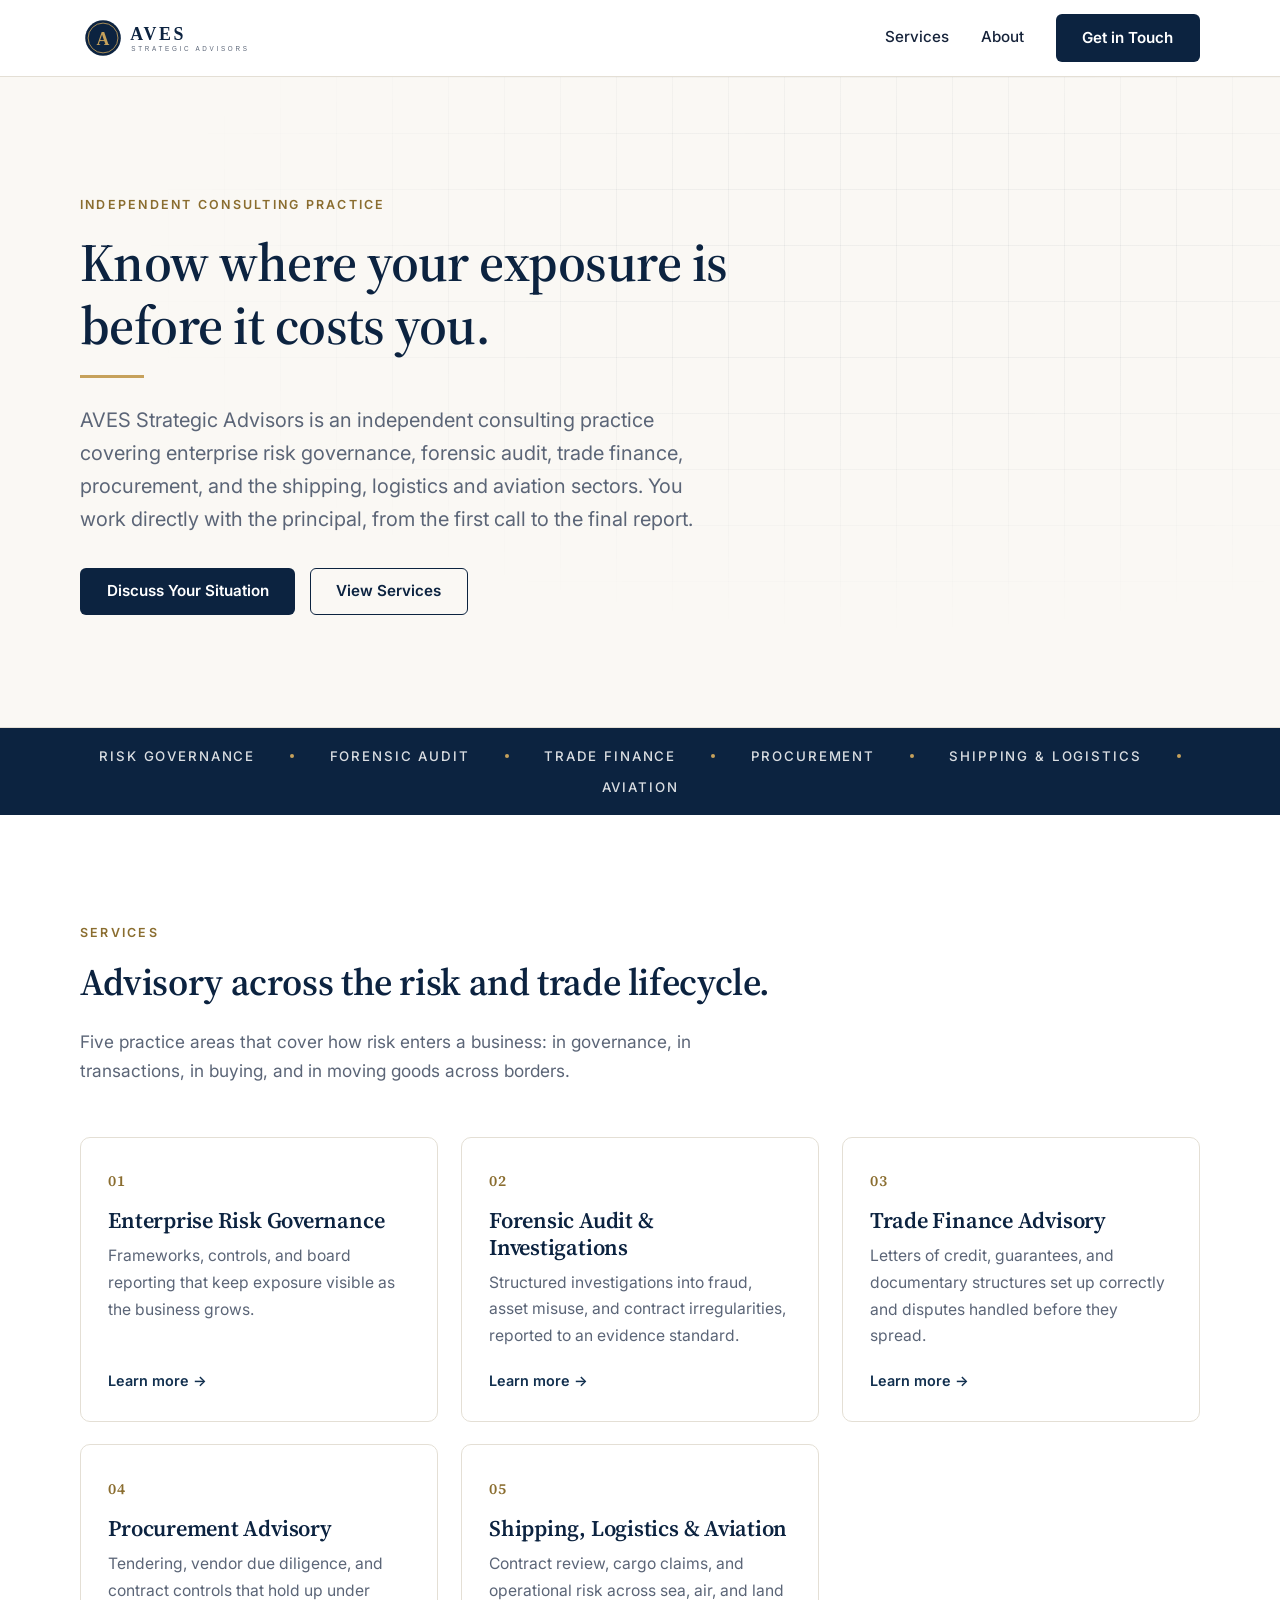
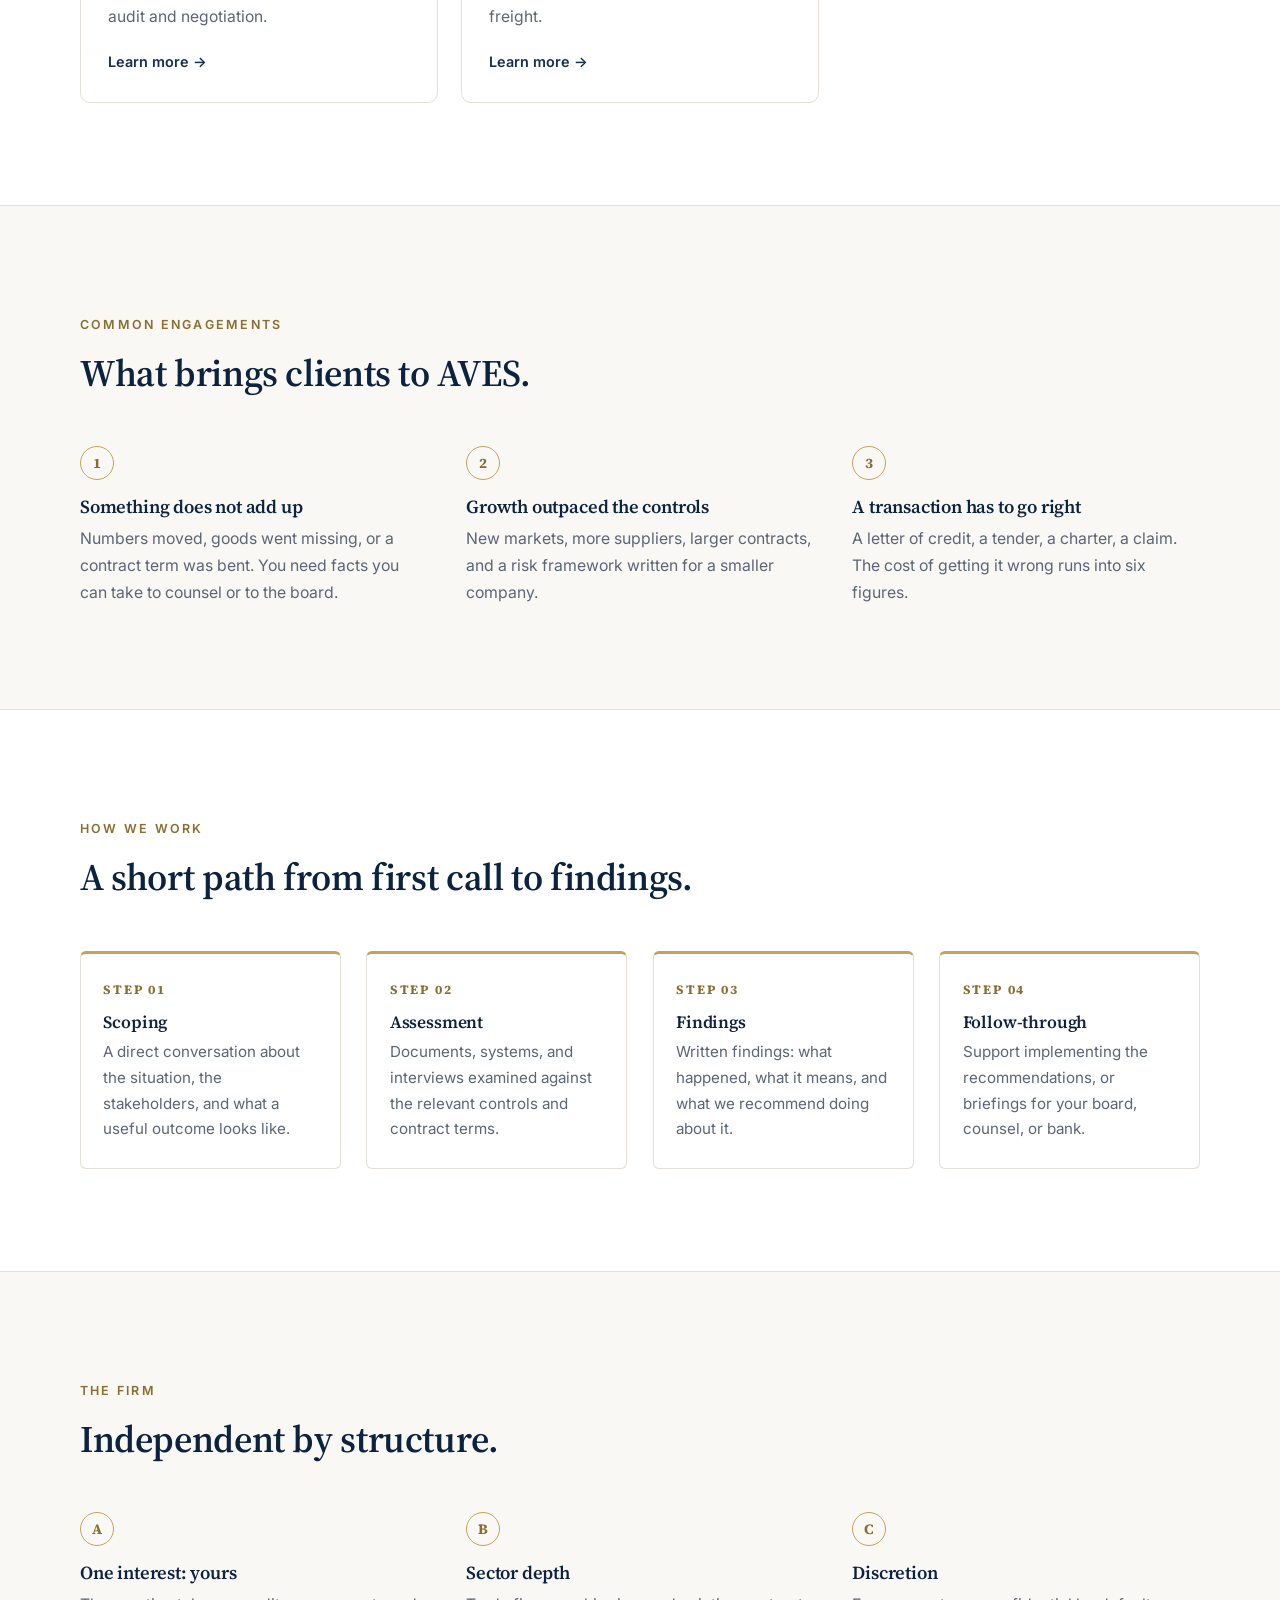
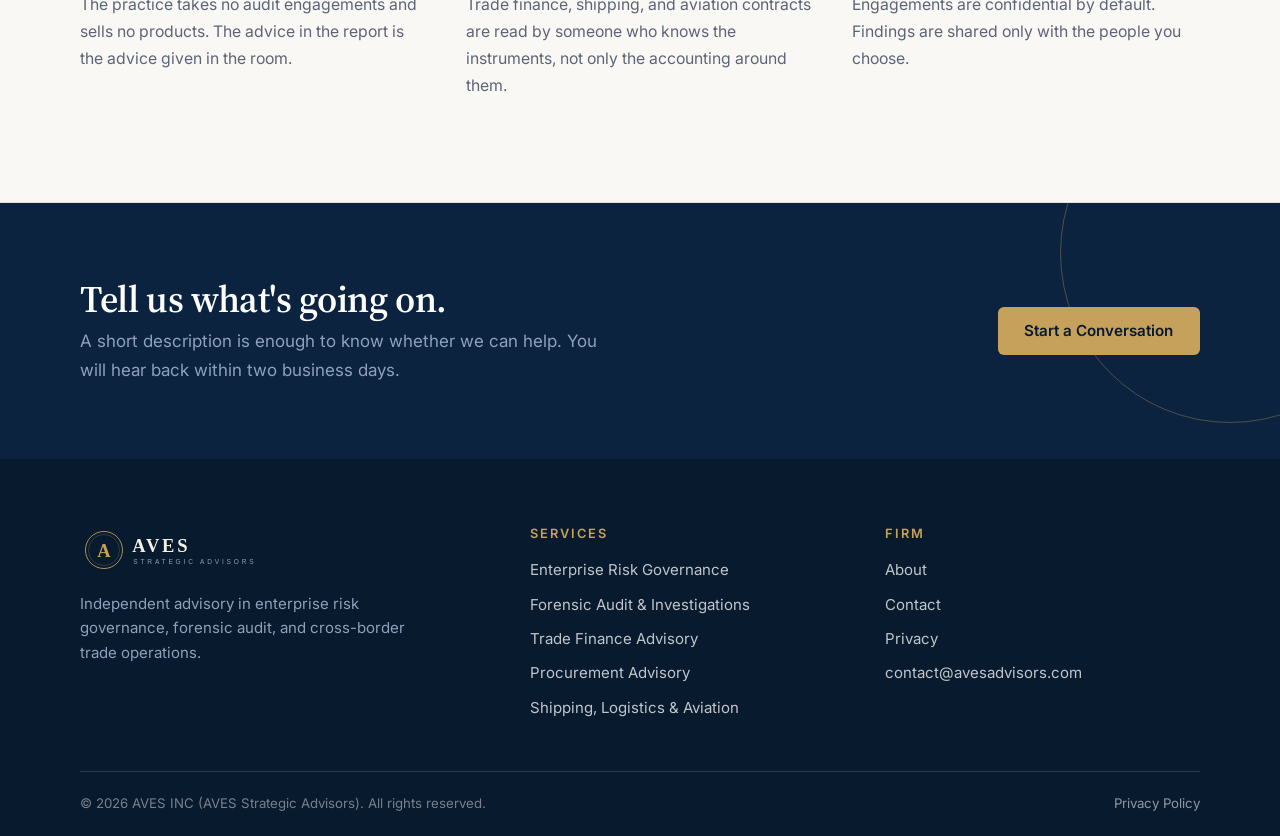
<file: index.html>
<!doctype html>
<html lang="en">
<head>
  <meta charset="utf-8">
  <meta name="viewport" content="width=device-width, initial-scale=1">
  <title>AVES Strategic Advisors | Enterprise Risk, Forensic Audit &amp; Trade Advisory</title>
  <meta name="description" content="Independent advisory in enterprise risk governance, forensic audit, trade finance, procurement, and shipping, logistics and aviation. Direct engagement with the principal.">
  <link rel="canonical" href="https://passportjuice.github.io/aves-advisors/">
  <meta name="theme-color" content="#0C2340">
  <meta property="og:type" content="website">
  <meta property="og:site_name" content="AVES Strategic Advisors">
  <meta property="og:title" content="AVES Strategic Advisors | Enterprise Risk, Forensic Audit &amp; Trade Advisory">
  <meta property="og:description" content="Independent advisory in enterprise risk governance, forensic audit, trade finance, procurement, and shipping, logistics and aviation.">
  <meta property="og:url" content="https://passportjuice.github.io/aves-advisors/">
  <meta property="og:image" content="https://passportjuice.github.io/aves-advisors/assets/img/og-image.png">
  <meta property="og:image:width" content="1200">
  <meta property="og:image:height" content="630">
  <meta property="og:image:alt" content="AVES Strategic Advisors: enterprise risk, forensic audit and trade advisory.">
  <meta name="twitter:card" content="summary_large_image">
  <meta name="twitter:image" content="https://passportjuice.github.io/aves-advisors/assets/img/og-image.png">
  <link rel="icon" href="assets/img/favicon.svg" type="image/svg+xml">
  <link rel="preconnect" href="https://fonts.googleapis.com">
  <link rel="preconnect" href="https://fonts.gstatic.com" crossorigin>
  <link href="https://fonts.googleapis.com/css2?family=Inter:wght@400;500;600&family=Source+Serif+4:opsz,wght@8..60,600;8..60,700&display=swap" rel="stylesheet">
  <link rel="stylesheet" href="assets/css/style.css">
  <script type="application/ld+json">
  {
    "@context": "https://schema.org",
    "@type": "ProfessionalService",
    "name": "AVES Strategic Advisors",
    "alternateName": "AVES INC",
    "url": "https://passportjuice.github.io/aves-advisors/",
    "logo": "https://passportjuice.github.io/aves-advisors/assets/img/logo.svg",
    "image": "https://passportjuice.github.io/aves-advisors/assets/img/og-image.png",
    "description": "Independent consulting practice in enterprise risk governance, forensic audit, trade finance, procurement, and shipping, logistics and aviation advisory.",
    "email": "contact@avesadvisors.com",
    "areaServed": "Worldwide",
    "serviceType": [
      "Enterprise Risk Governance Advisory",
      "Forensic Audit and Investigation",
      "Trade Finance Advisory",
      "Procurement Advisory",
      "Shipping and Logistics Advisory",
      "Aviation Advisory"
    ]
  }
  </script>
</head>
<body>
  <a class="skip-link" href="#main">Skip to content</a>

  <header class="site-header">
    <div class="container">
      <a class="brand" href="index.html" aria-label="AVES Strategic Advisors home">
        <img src="assets/img/logo.svg" alt="AVES Strategic Advisors" width="380" height="88">
      </a>
      <button class="nav-toggle" aria-expanded="false" aria-controls="site-nav" aria-label="Toggle navigation">
        <span class="bar"></span><span class="bar"></span><span class="bar"></span>
      </button>
      <nav class="site-nav" id="site-nav" aria-label="Primary">
        <a href="services.html">Services</a>
        <a href="about.html">About</a>
        <a class="btn btn-primary" href="contact.html">Get in Touch</a>
      </nav>
    </div>
  </header>

  <main id="main">
    <section class="hero">
      <div class="container">
        <div class="hero-inner">
          <span class="eyebrow">Independent Consulting Practice</span>
          <h1>Know where your exposure is before it costs you.</h1>
          <hr class="hero-rule">
          <p class="hero-sub">AVES Strategic Advisors is an independent consulting practice covering enterprise risk governance, forensic audit, trade finance, procurement, and the shipping, logistics and aviation sectors. You work directly with the principal, from the first call to the final report.</p>
          <div class="hero-cta">
            <a class="btn btn-primary" href="contact.html">Discuss Your Situation</a>
            <a class="btn btn-outline" href="services.html">View Services</a>
          </div>
        </div>
      </div>
    </section>

    <div class="domain-strip" aria-label="Practice areas">
      <div class="container">
        <ul>
          <li>Risk Governance</li>
          <li>Forensic Audit</li>
          <li>Trade Finance</li>
          <li>Procurement</li>
          <li>Shipping &amp; Logistics</li>
          <li>Aviation</li>
        </ul>
      </div>
    </div>

    <section class="section" aria-labelledby="services-title">
      <div class="container">
        <div class="section-head">
          <span class="eyebrow">Services</span>
          <h2 id="services-title">Advisory across the risk and trade lifecycle.</h2>
          <p>Five practice areas that cover how risk enters a business: in governance, in transactions, in buying, and in moving goods across borders.</p>
        </div>
        <div class="card-grid">
          <a class="service-card" href="services.html#risk-governance">
            <span class="num">01</span>
            <h3>Enterprise Risk Governance</h3>
            <p>Frameworks, controls, and board reporting that keep exposure visible as the business grows.</p>
            <span class="more">Learn more →</span>
          </a>
          <a class="service-card" href="services.html#forensic-audit">
            <span class="num">02</span>
            <h3>Forensic Audit &amp; Investigations</h3>
            <p>Structured investigations into fraud, asset misuse, and contract irregularities, reported to an evidence standard.</p>
            <span class="more">Learn more →</span>
          </a>
          <a class="service-card" href="services.html#trade-finance">
            <span class="num">03</span>
            <h3>Trade Finance Advisory</h3>
            <p>Letters of credit, guarantees, and documentary structures set up correctly and disputes handled before they spread.</p>
            <span class="more">Learn more →</span>
          </a>
          <a class="service-card" href="services.html#procurement">
            <span class="num">04</span>
            <h3>Procurement Advisory</h3>
            <p>Tendering, vendor due diligence, and contract controls that hold up under audit and negotiation.</p>
            <span class="more">Learn more →</span>
          </a>
          <a class="service-card" href="services.html#logistics-aviation">
            <span class="num">05</span>
            <h3>Shipping, Logistics &amp; Aviation</h3>
            <p>Contract review, cargo claims, and operational risk across sea, air, and land freight.</p>
            <span class="more">Learn more →</span>
          </a>
        </div>
      </div>
    </section>

    <section class="section section-alt" aria-labelledby="engagements-title">
      <div class="container">
        <div class="section-head">
          <span class="eyebrow">Common Engagements</span>
          <h2 id="engagements-title">What brings clients to AVES.</h2>
        </div>
        <div class="cols-3">
          <div class="col-item">
            <span class="tick" aria-hidden="true">1</span>
            <h3>Something does not add up</h3>
            <p>Numbers moved, goods went missing, or a contract term was bent. You need facts you can take to counsel or to the board.</p>
          </div>
          <div class="col-item">
            <span class="tick" aria-hidden="true">2</span>
            <h3>Growth outpaced the controls</h3>
            <p>New markets, more suppliers, larger contracts, and a risk framework written for a smaller company.</p>
          </div>
          <div class="col-item">
            <span class="tick" aria-hidden="true">3</span>
            <h3>A transaction has to go right</h3>
            <p>A letter of credit, a tender, a charter, a claim. The cost of getting it wrong runs into six figures.</p>
          </div>
        </div>
      </div>
    </section>

    <section class="section" aria-labelledby="process-title">
      <div class="container">
        <div class="section-head">
          <span class="eyebrow">How We Work</span>
          <h2 id="process-title">A short path from first call to findings.</h2>
        </div>
        <div class="steps">
          <div class="step">
            <span class="step-num">STEP 01</span>
            <h3>Scoping</h3>
            <p>A direct conversation about the situation, the stakeholders, and what a useful outcome looks like.</p>
          </div>
          <div class="step">
            <span class="step-num">STEP 02</span>
            <h3>Assessment</h3>
            <p>Documents, systems, and interviews examined against the relevant controls and contract terms.</p>
          </div>
          <div class="step">
            <span class="step-num">STEP 03</span>
            <h3>Findings</h3>
            <p>Written findings: what happened, what it means, and what we recommend doing about it.</p>
          </div>
          <div class="step">
            <span class="step-num">STEP 04</span>
            <h3>Follow-through</h3>
            <p>Support implementing the recommendations, or briefings for your board, counsel, or bank.</p>
          </div>
        </div>
      </div>
    </section>

    <section class="section section-alt" aria-labelledby="firm-title">
      <div class="container">
        <div class="section-head">
          <span class="eyebrow">The Firm</span>
          <h2 id="firm-title">Independent by structure.</h2>
        </div>
        <div class="cols-3">
          <div class="col-item">
            <span class="tick" aria-hidden="true">A</span>
            <h3>One interest: yours</h3>
            <p>The practice takes no audit engagements and sells no products. The advice in the report is the advice given in the room.</p>
          </div>
          <div class="col-item">
            <span class="tick" aria-hidden="true">B</span>
            <h3>Sector depth</h3>
            <p>Trade finance, shipping, and aviation contracts are read by someone who knows the instruments, not only the accounting around them.</p>
          </div>
          <div class="col-item">
            <span class="tick" aria-hidden="true">C</span>
            <h3>Discretion</h3>
            <p>Engagements are confidential by default. Findings are shared only with the people you choose.</p>
          </div>
        </div>
      </div>
    </section>

    <section class="cta-band" aria-labelledby="cta-title">
      <div class="container">
        <div>
          <h2 id="cta-title">Tell us what's going on.</h2>
          <p>A short description is enough to know whether we can help. You will hear back within two business days.</p>
        </div>
        <a class="btn btn-gold" href="contact.html">Start a Conversation</a>
      </div>
    </section>
  </main>

  <footer class="site-footer">
    <div class="container">
      <div class="footer-grid">
        <div>
          <img src="assets/img/logo-inverse.svg" alt="AVES Strategic Advisors" width="380" height="88">
          <p>Independent advisory in enterprise risk governance, forensic audit, and cross-border trade operations.</p>
        </div>
        <div class="footer-col">
          <h4>Services</h4>
          <ul>
            <li><a href="services.html#risk-governance">Enterprise Risk Governance</a></li>
            <li><a href="services.html#forensic-audit">Forensic Audit &amp; Investigations</a></li>
            <li><a href="services.html#trade-finance">Trade Finance Advisory</a></li>
            <li><a href="services.html#procurement">Procurement Advisory</a></li>
            <li><a href="services.html#logistics-aviation">Shipping, Logistics &amp; Aviation</a></li>
          </ul>
        </div>
        <div class="footer-col">
          <h4>Firm</h4>
          <ul>
            <li><a href="about.html">About</a></li>
            <li><a href="contact.html">Contact</a></li>
            <li><a href="privacy.html">Privacy</a></li>
            <li><a href="mailto:contact@avesadvisors.com">contact@avesadvisors.com</a></li>
          </ul>
        </div>
      </div>
      <div class="footer-bottom">
        <span>&copy; 2026 AVES INC (AVES Strategic Advisors). All rights reserved.</span>
        <a href="privacy.html">Privacy Policy</a>
      </div>
    </div>
  </footer>

  <script src="assets/js/main.js"></script>
</body>
</html>
</file>
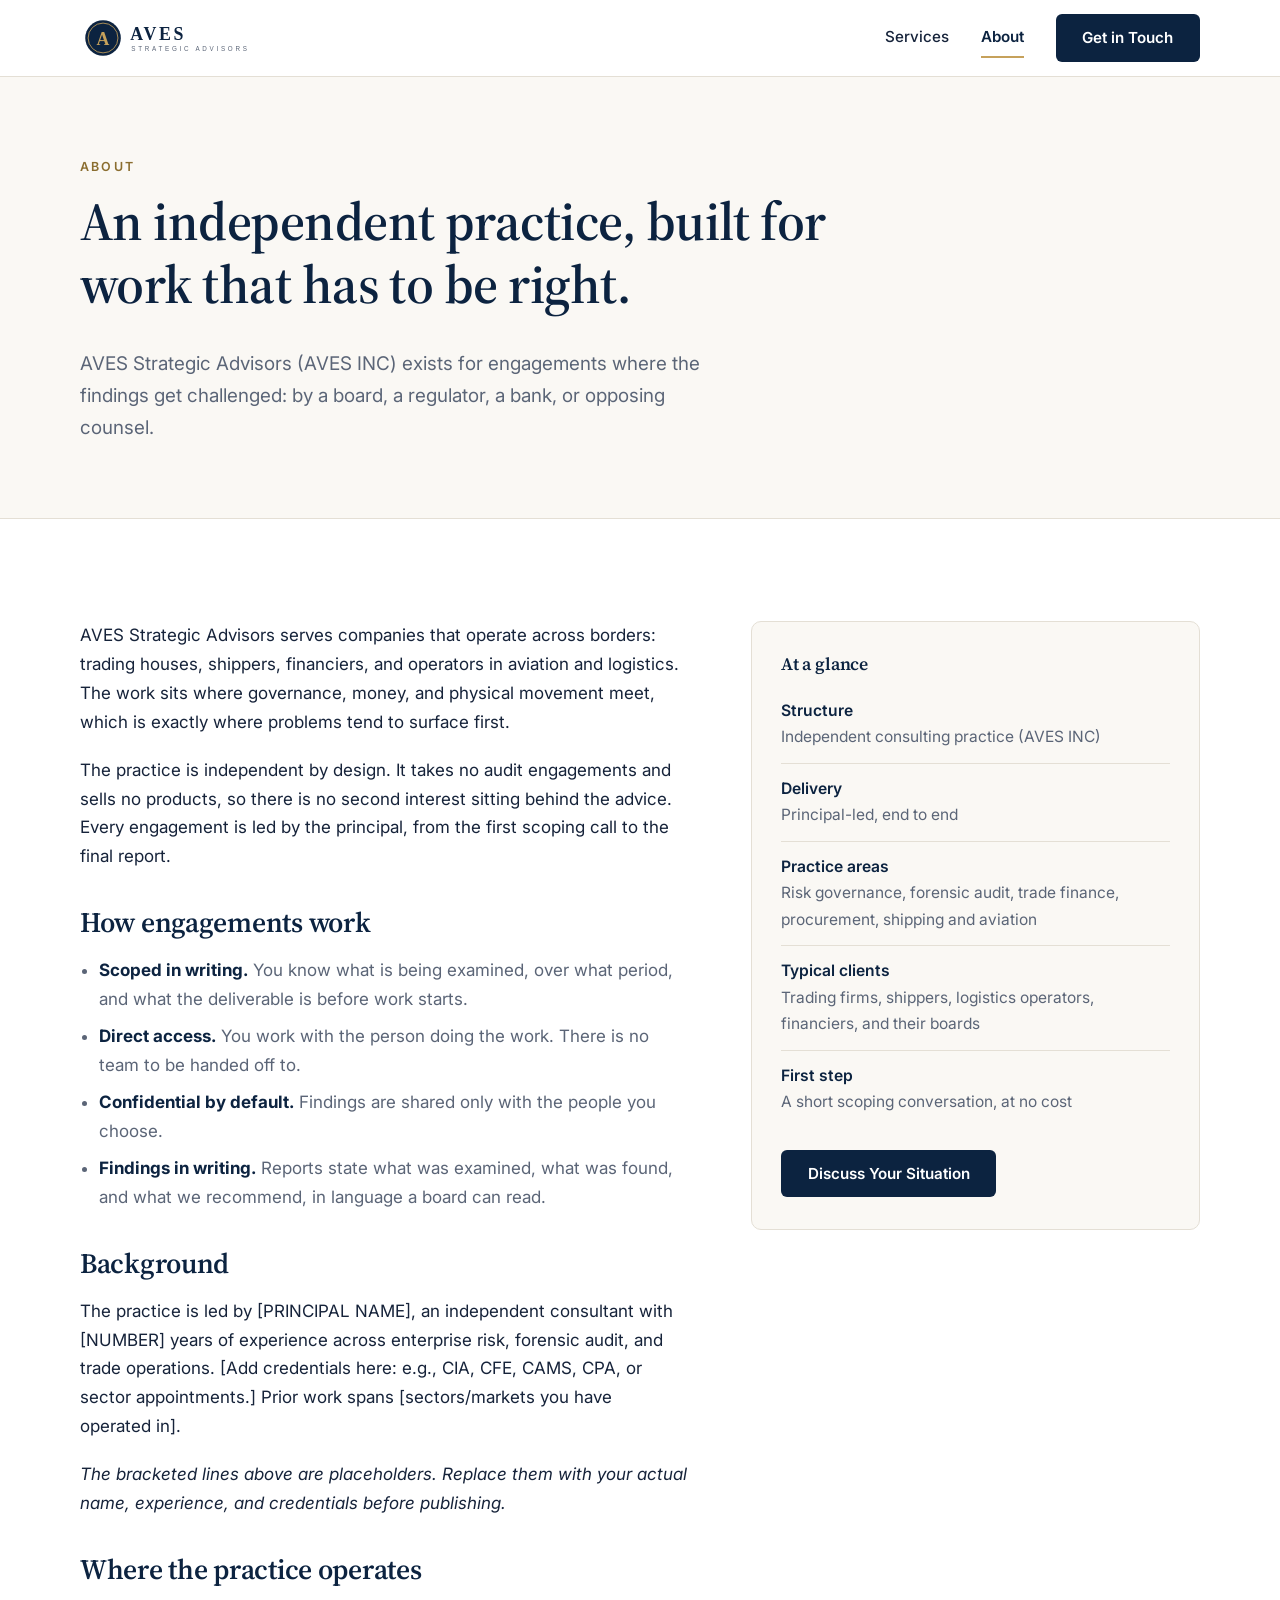
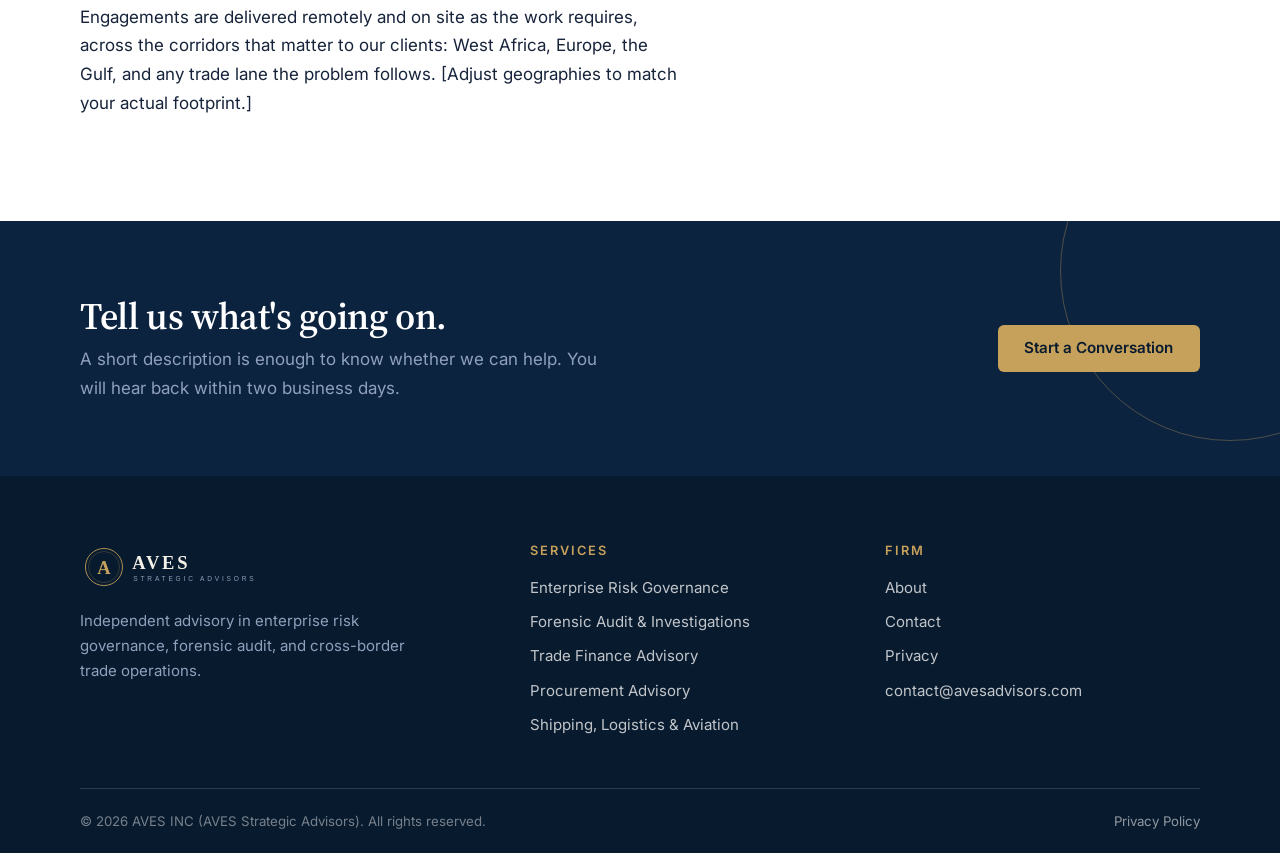
<file: about.html>
<!doctype html>
<html lang="en">
<head>
  <meta charset="utf-8">
  <meta name="viewport" content="width=device-width, initial-scale=1">
  <title>About | AVES Strategic Advisors</title>
  <meta name="description" content="AVES Strategic Advisors (AVES INC) is an independent consulting practice serving companies that operate across borders: trading houses, shippers, financiers, and operators in aviation and logistics.">
  <link rel="canonical" href="https://passportjuice.github.io/aves-advisors/about.html">
  <meta name="theme-color" content="#0C2340">
  <meta property="og:type" content="website">
  <meta property="og:site_name" content="AVES Strategic Advisors">
  <meta property="og:title" content="About | AVES Strategic Advisors">
  <meta property="og:description" content="An independent practice built for work that has to be right. Direct access to the principal, scoped engagements, findings in writing.">
  <meta property="og:url" content="https://passportjuice.github.io/aves-advisors/about.html">
  <meta property="og:image" content="https://passportjuice.github.io/aves-advisors/assets/img/og-image.png">
  <meta property="og:image:width" content="1200">
  <meta property="og:image:height" content="630">
  <meta property="og:image:alt" content="AVES Strategic Advisors: enterprise risk, forensic audit and trade advisory.">
  <meta name="twitter:card" content="summary_large_image">
  <meta name="twitter:image" content="https://passportjuice.github.io/aves-advisors/assets/img/og-image.png">
  <link rel="icon" href="assets/img/favicon.svg" type="image/svg+xml">
  <link rel="preconnect" href="https://fonts.googleapis.com">
  <link rel="preconnect" href="https://fonts.gstatic.com" crossorigin>
  <link href="https://fonts.googleapis.com/css2?family=Inter:wght@400;500;600&family=Source+Serif+4:opsz,wght@8..60,600;8..60,700&display=swap" rel="stylesheet">
  <link rel="stylesheet" href="assets/css/style.css">
</head>
<body>
  <a class="skip-link" href="#main">Skip to content</a>

  <header class="site-header">
    <div class="container">
      <a class="brand" href="index.html" aria-label="AVES Strategic Advisors home">
        <img src="assets/img/logo.svg" alt="AVES Strategic Advisors" width="380" height="88">
      </a>
      <button class="nav-toggle" aria-expanded="false" aria-controls="site-nav" aria-label="Toggle navigation">
        <span class="bar"></span><span class="bar"></span><span class="bar"></span>
      </button>
      <nav class="site-nav" id="site-nav" aria-label="Primary">
        <a href="services.html">Services</a>
        <a href="about.html" aria-current="page">About</a>
        <a class="btn btn-primary" href="contact.html">Get in Touch</a>
      </nav>
    </div>
  </header>

  <main id="main">
    <section class="page-hero">
      <div class="container">
        <span class="eyebrow">About</span>
        <h1>An independent practice, built for work that has to be right.</h1>
        <p class="page-sub">AVES Strategic Advisors (AVES INC) exists for engagements where the findings get challenged: by a board, a regulator, a bank, or opposing counsel.</p>
      </div>
    </section>

    <section class="section">
      <div class="container">
        <div class="split">
          <div class="prose">
            <p>AVES Strategic Advisors serves companies that operate across borders: trading houses, shippers, financiers, and operators in aviation and logistics. The work sits where governance, money, and physical movement meet, which is exactly where problems tend to surface first.</p>

            <p>The practice is independent by design. It takes no audit engagements and sells no products, so there is no second interest sitting behind the advice. Every engagement is led by the principal, from the first scoping call to the final report.</p>

            <h2>How engagements work</h2>
            <ul>
              <li><strong>Scoped in writing.</strong> You know what is being examined, over what period, and what the deliverable is before work starts.</li>
              <li><strong>Direct access.</strong> You work with the person doing the work. There is no team to be handed off to.</li>
              <li><strong>Confidential by default.</strong> Findings are shared only with the people you choose.</li>
              <li><strong>Findings in writing.</strong> Reports state what was examined, what was found, and what we recommend, in language a board can read.</li>
            </ul>

            <h2>Background</h2>
            <p>The practice is led by [PRINCIPAL NAME], an independent consultant with [NUMBER] years of experience across enterprise risk, forensic audit, and trade operations. [Add credentials here: e.g., CIA, CFE, CAMS, CPA, or sector appointments.] Prior work spans [sectors/markets you have operated in].</p>
            <p><em>The bracketed lines above are placeholders. Replace them with your actual name, experience, and credentials before publishing.</em></p>

            <h2>Where the practice operates</h2>
            <p>Engagements are delivered remotely and on site as the work requires, across the corridors that matter to our clients: West Africa, Europe, the Gulf, and any trade lane the problem follows. [Adjust geographies to match your actual footprint.]</p>
          </div>

          <aside class="panel" aria-label="Engagement facts">
            <h3>At a glance</h3>
            <ul class="panel-list">
              <li><strong>Structure</strong> Independent consulting practice (AVES INC)</li>
              <li><strong>Delivery</strong> Principal-led, end to end</li>
              <li><strong>Practice areas</strong> Risk governance, forensic audit, trade finance, procurement, shipping and aviation</li>
              <li><strong>Typical clients</strong> Trading firms, shippers, logistics operators, financiers, and their boards</li>
              <li><strong>First step</strong> A short scoping conversation, at no cost</li>
            </ul>
            <p style="margin-top:1.4rem"><a class="btn btn-primary" href="contact.html">Discuss Your Situation</a></p>
          </aside>
        </div>
      </div>
    </section>

    <section class="cta-band" aria-labelledby="cta-title">
      <div class="container">
        <div>
          <h2 id="cta-title">Tell us what's going on.</h2>
          <p>A short description is enough to know whether we can help. You will hear back within two business days.</p>
        </div>
        <a class="btn btn-gold" href="contact.html">Start a Conversation</a>
      </div>
    </section>
  </main>

  <footer class="site-footer">
    <div class="container">
      <div class="footer-grid">
        <div>
          <img src="assets/img/logo-inverse.svg" alt="AVES Strategic Advisors" width="380" height="88">
          <p>Independent advisory in enterprise risk governance, forensic audit, and cross-border trade operations.</p>
        </div>
        <div class="footer-col">
          <h4>Services</h4>
          <ul>
            <li><a href="services.html#risk-governance">Enterprise Risk Governance</a></li>
            <li><a href="services.html#forensic-audit">Forensic Audit &amp; Investigations</a></li>
            <li><a href="services.html#trade-finance">Trade Finance Advisory</a></li>
            <li><a href="services.html#procurement">Procurement Advisory</a></li>
            <li><a href="services.html#logistics-aviation">Shipping, Logistics &amp; Aviation</a></li>
          </ul>
        </div>
        <div class="footer-col">
          <h4>Firm</h4>
          <ul>
            <li><a href="about.html">About</a></li>
            <li><a href="contact.html">Contact</a></li>
            <li><a href="privacy.html">Privacy</a></li>
            <li><a href="mailto:contact@avesadvisors.com">contact@avesadvisors.com</a></li>
          </ul>
        </div>
      </div>
      <div class="footer-bottom">
        <span>&copy; 2026 AVES INC (AVES Strategic Advisors). All rights reserved.</span>
        <a href="privacy.html">Privacy Policy</a>
      </div>
    </div>
  </footer>

  <script src="assets/js/main.js"></script>
</body>
</html>
</file>
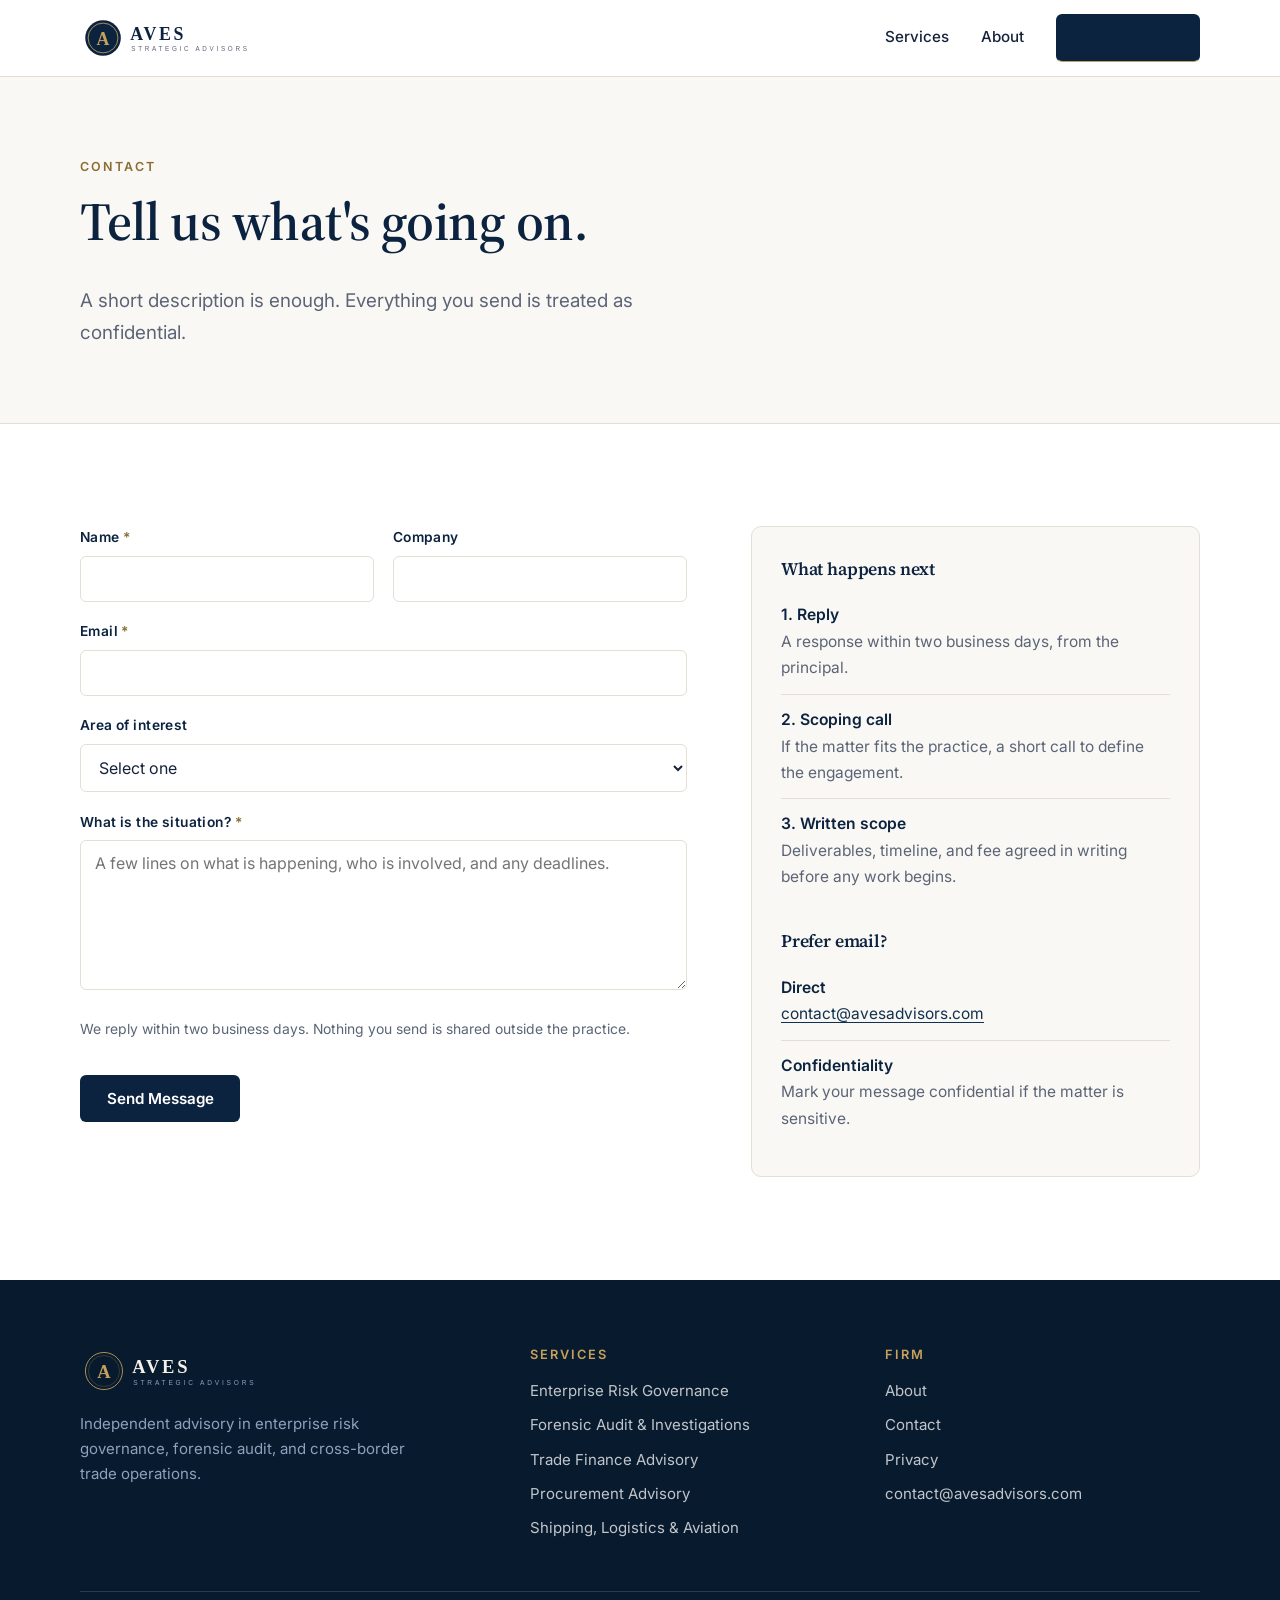
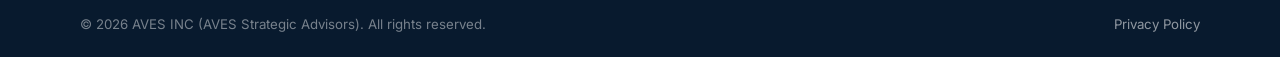
<file: contact.html>
<!doctype html>
<html lang="en">
<head>
  <meta charset="utf-8">
  <meta name="viewport" content="width=device-width, initial-scale=1">
  <title>Contact | AVES Strategic Advisors</title>
  <meta name="description" content="Contact AVES Strategic Advisors to discuss an engagement in risk governance, forensic audit, trade finance, procurement, or shipping and aviation advisory.">
  <link rel="canonical" href="https://passportjuice.github.io/aves-advisors/contact.html">
  <meta name="theme-color" content="#0C2340">
  <meta property="og:type" content="website">
  <meta property="og:site_name" content="AVES Strategic Advisors">
  <meta property="og:title" content="Contact | AVES Strategic Advisors">
  <meta property="og:description" content="Tell us what's going on. A short description is enough to know whether we can help.">
  <meta property="og:url" content="https://passportjuice.github.io/aves-advisors/contact.html">
  <meta property="og:image" content="https://passportjuice.github.io/aves-advisors/assets/img/og-image.png">
  <meta property="og:image:width" content="1200">
  <meta property="og:image:height" content="630">
  <meta property="og:image:alt" content="AVES Strategic Advisors: enterprise risk, forensic audit and trade advisory.">
  <meta name="twitter:card" content="summary_large_image">
  <meta name="twitter:image" content="https://passportjuice.github.io/aves-advisors/assets/img/og-image.png">
  <link rel="icon" href="assets/img/favicon.svg" type="image/svg+xml">
  <link rel="preconnect" href="https://fonts.googleapis.com">
  <link rel="preconnect" href="https://fonts.gstatic.com" crossorigin>
  <link href="https://fonts.googleapis.com/css2?family=Inter:wght@400;500;600&family=Source+Serif+4:opsz,wght@8..60,600;8..60,700&display=swap" rel="stylesheet">
  <link rel="stylesheet" href="assets/css/style.css">
</head>
<body>
  <a class="skip-link" href="#main">Skip to content</a>

  <header class="site-header">
    <div class="container">
      <a class="brand" href="index.html" aria-label="AVES Strategic Advisors home">
        <img src="assets/img/logo.svg" alt="AVES Strategic Advisors" width="380" height="88">
      </a>
      <button class="nav-toggle" aria-expanded="false" aria-controls="site-nav" aria-label="Toggle navigation">
        <span class="bar"></span><span class="bar"></span><span class="bar"></span>
      </button>
      <nav class="site-nav" id="site-nav" aria-label="Primary">
        <a href="services.html">Services</a>
        <a href="about.html">About</a>
        <a class="btn btn-primary" href="contact.html" aria-current="page">Get in Touch</a>
      </nav>
    </div>
  </header>

  <main id="main">
    <section class="page-hero">
      <div class="container">
        <span class="eyebrow">Contact</span>
        <h1>Tell us what's going on.</h1>
        <p class="page-sub">A short description is enough. Everything you send is treated as confidential.</p>
      </div>
    </section>

    <section class="section">
      <div class="container">
        <div class="split">
          <form id="contact-form" class="form-grid" action="https://api.web3forms.com/submit" method="POST">
            <!-- Web3Forms: replace the access key below after signing up at web3forms.com -->
            <input type="hidden" name="access_key" value="YOUR-WEB3FORMS-ACCESS-KEY">
            <input type="hidden" name="subject" value="New enquiry from avesadvisors.com">
            <input type="hidden" name="from_name" value="AVES Strategic Advisors website">
            <input type="checkbox" name="botcheck" class="visually-hidden" tabindex="-1" aria-hidden="true" style="display:none">

            <div class="form-row">
              <div class="field">
                <label for="name">Name <span class="req" aria-hidden="true">*</span></label>
                <input type="text" id="name" name="name" autocomplete="name" required>
              </div>
              <div class="field">
                <label for="company">Company</label>
                <input type="text" id="company" name="company" autocomplete="organization">
              </div>
            </div>

            <div class="field">
              <label for="email">Email <span class="req" aria-hidden="true">*</span></label>
              <input type="email" id="email" name="email" autocomplete="email" required>
            </div>

            <div class="field">
              <label for="interest">Area of interest</label>
              <select id="interest" name="Area of interest">
                <option value="">Select one</option>
                <option>Enterprise Risk Governance</option>
                <option>Forensic Audit &amp; Investigations</option>
                <option>Trade Finance Advisory</option>
                <option>Procurement Advisory</option>
                <option>Shipping, Logistics &amp; Aviation</option>
                <option>Something else</option>
              </select>
            </div>

            <div class="field">
              <label for="message">What is the situation? <span class="req" aria-hidden="true">*</span></label>
              <textarea id="message" name="Message" required placeholder="A few lines on what is happening, who is involved, and any deadlines."></textarea>
            </div>

            <p class="form-note">We reply within two business days. Nothing you send is shared outside the practice.</p>

            <div>
              <button class="btn btn-primary" type="submit">Send Message</button>
            </div>

            <div id="form-status" class="form-status" role="status" tabindex="-1"></div>
          </form>

          <aside class="panel" aria-label="What happens next">
            <h3>What happens next</h3>
            <ul class="panel-list">
              <li><strong>1. Reply</strong> A response within two business days, from the principal.</li>
              <li><strong>2. Scoping call</strong> If the matter fits the practice, a short call to define the engagement.</li>
              <li><strong>3. Written scope</strong> Deliverables, timeline, and fee agreed in writing before any work begins.</li>
            </ul>

            <h3 style="margin-top:1.8rem">Prefer email?</h3>
            <ul class="panel-list">
              <li><strong>Direct</strong> <a href="mailto:contact@avesadvisors.com">contact@avesadvisors.com</a></li>
              <li><strong>Confidentiality</strong> Mark your message confidential if the matter is sensitive.</li>
            </ul>
          </aside>
        </div>
      </div>
    </section>
  </main>

  <footer class="site-footer">
    <div class="container">
      <div class="footer-grid">
        <div>
          <img src="assets/img/logo-inverse.svg" alt="AVES Strategic Advisors" width="380" height="88">
          <p>Independent advisory in enterprise risk governance, forensic audit, and cross-border trade operations.</p>
        </div>
        <div class="footer-col">
          <h4>Services</h4>
          <ul>
            <li><a href="services.html#risk-governance">Enterprise Risk Governance</a></li>
            <li><a href="services.html#forensic-audit">Forensic Audit &amp; Investigations</a></li>
            <li><a href="services.html#trade-finance">Trade Finance Advisory</a></li>
            <li><a href="services.html#procurement">Procurement Advisory</a></li>
            <li><a href="services.html#logistics-aviation">Shipping, Logistics &amp; Aviation</a></li>
          </ul>
        </div>
        <div class="footer-col">
          <h4>Firm</h4>
          <ul>
            <li><a href="about.html">About</a></li>
            <li><a href="contact.html">Contact</a></li>
            <li><a href="privacy.html">Privacy</a></li>
            <li><a href="mailto:contact@avesadvisors.com">contact@avesadvisors.com</a></li>
          </ul>
        </div>
      </div>
      <div class="footer-bottom">
        <span>&copy; 2026 AVES INC (AVES Strategic Advisors). All rights reserved.</span>
        <a href="privacy.html">Privacy Policy</a>
      </div>
    </div>
  </footer>

  <script src="assets/js/main.js"></script>
</body>
</html>
</file>
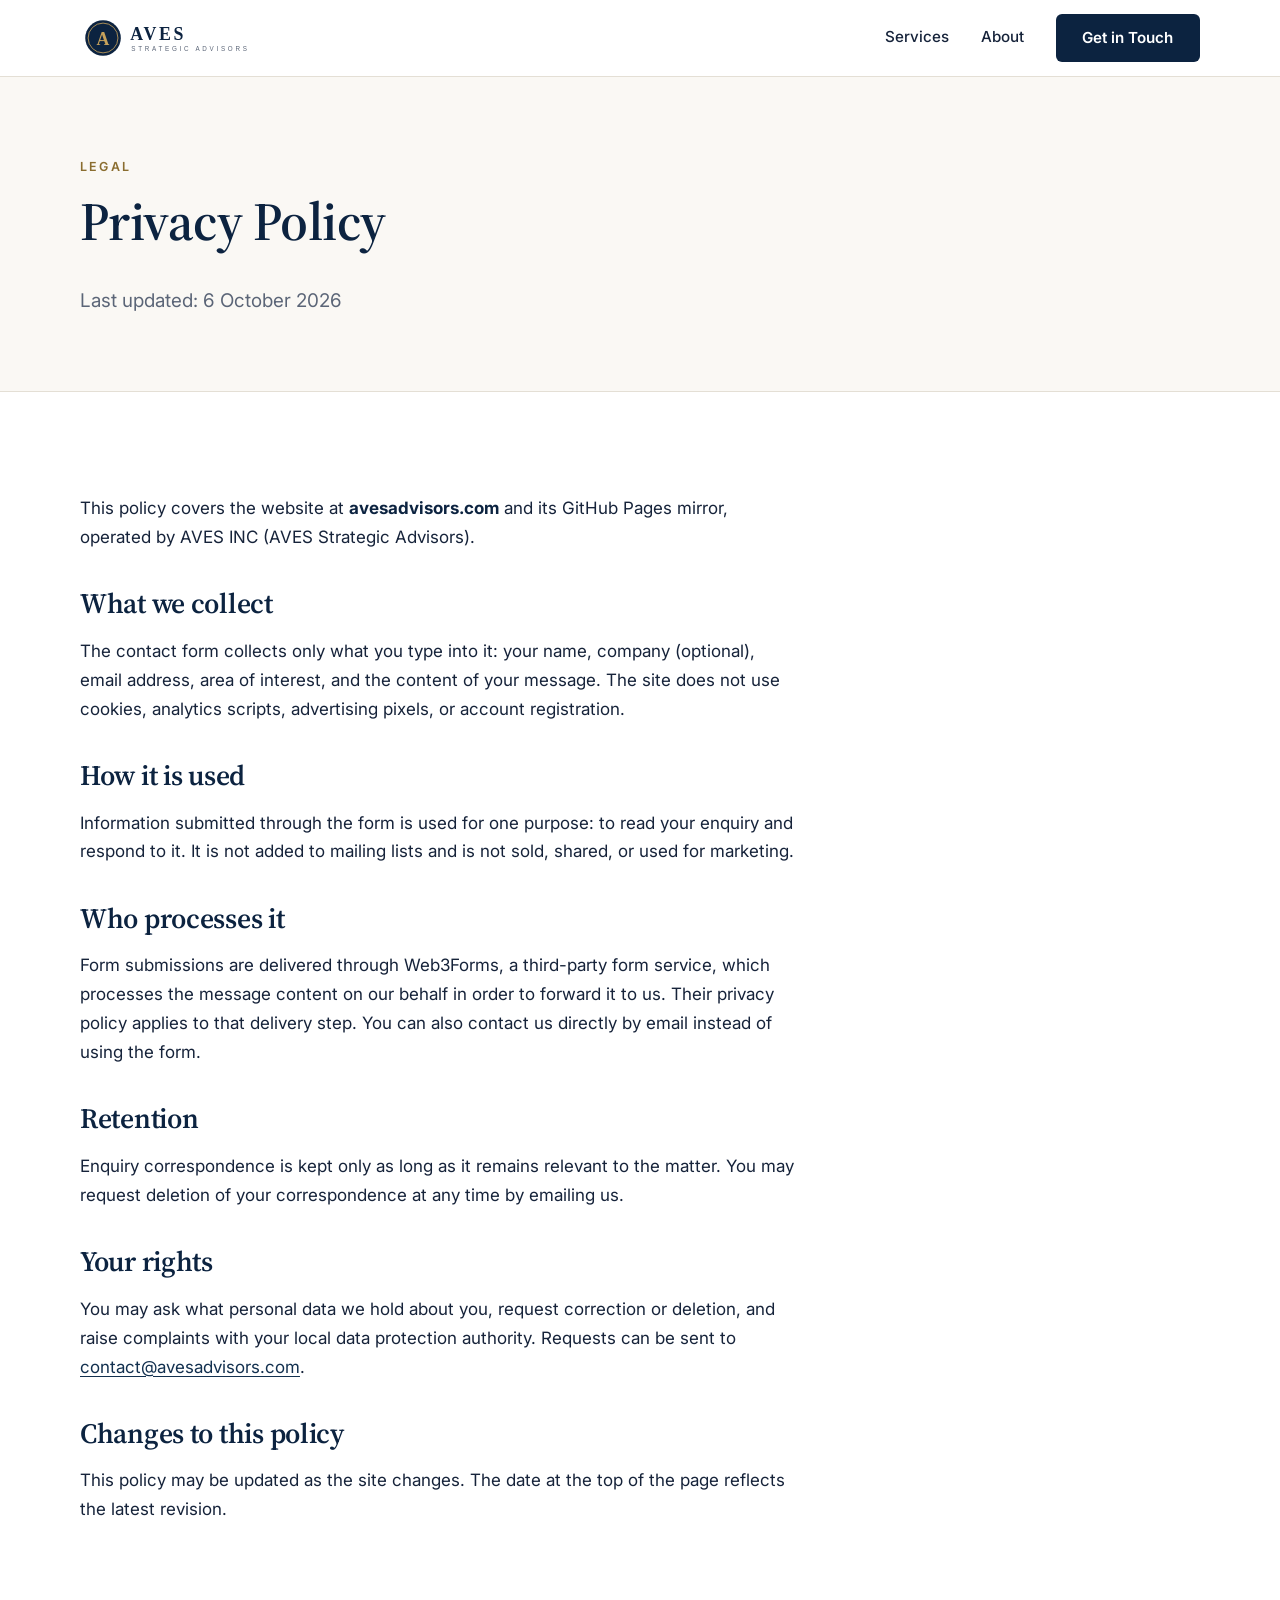
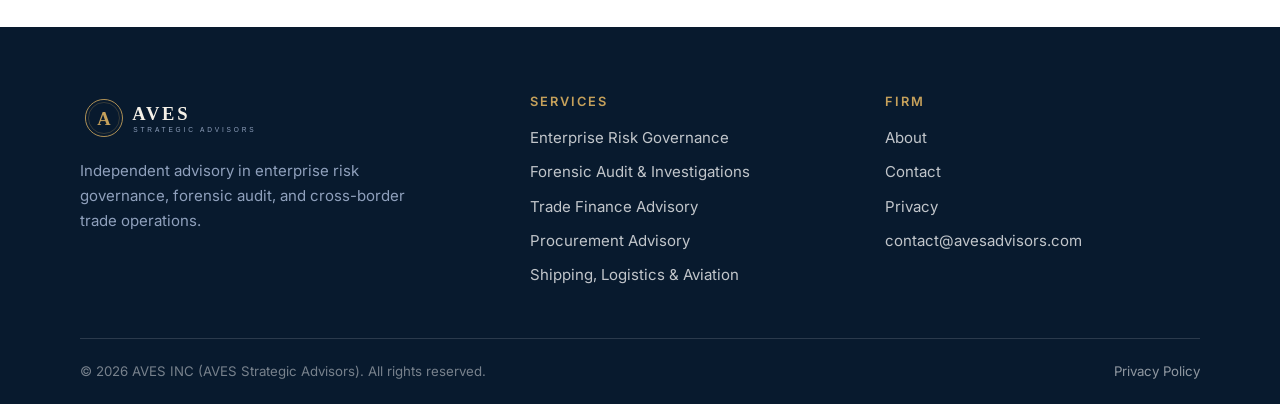
<file: privacy.html>
<!doctype html>
<html lang="en">
<head>
  <meta charset="utf-8">
  <meta name="viewport" content="width=device-width, initial-scale=1">
  <title>Privacy Policy | AVES Strategic Advisors</title>
  <meta name="description" content="Privacy policy for the AVES Strategic Advisors website: what information the contact form collects and how it is used.">
  <link rel="canonical" href="https://passportjuice.github.io/aves-advisors/privacy.html">
  <meta name="theme-color" content="#0C2340">
  <meta name="robots" content="noindex">
  <meta property="og:type" content="website">
  <meta property="og:site_name" content="AVES Strategic Advisors">
  <meta property="og:title" content="Privacy Policy | AVES Strategic Advisors">
  <meta property="og:description" content="Privacy policy for the AVES Strategic Advisors website: what information the contact form collects and how it is used.">
  <meta property="og:url" content="https://passportjuice.github.io/aves-advisors/privacy.html">
  <meta property="og:image" content="https://passportjuice.github.io/aves-advisors/assets/img/og-image.png">
  <meta property="og:image:width" content="1200">
  <meta property="og:image:height" content="630">
  <meta property="og:image:alt" content="AVES Strategic Advisors: enterprise risk, forensic audit and trade advisory.">
  <meta name="twitter:card" content="summary_large_image">
  <meta name="twitter:image" content="https://passportjuice.github.io/aves-advisors/assets/img/og-image.png">
  <link rel="icon" href="assets/img/favicon.svg" type="image/svg+xml">
  <link rel="preconnect" href="https://fonts.googleapis.com">
  <link rel="preconnect" href="https://fonts.gstatic.com" crossorigin>
  <link href="https://fonts.googleapis.com/css2?family=Inter:wght@400;500;600&family=Source+Serif+4:opsz,wght@8..60,600;8..60,700&display=swap" rel="stylesheet">
  <link rel="stylesheet" href="assets/css/style.css">
</head>
<body>
  <a class="skip-link" href="#main">Skip to content</a>

  <header class="site-header">
    <div class="container">
      <a class="brand" href="index.html" aria-label="AVES Strategic Advisors home">
        <img src="assets/img/logo.svg" alt="AVES Strategic Advisors" width="380" height="88">
      </a>
      <button class="nav-toggle" aria-expanded="false" aria-controls="site-nav" aria-label="Toggle navigation">
        <span class="bar"></span><span class="bar"></span><span class="bar"></span>
      </button>
      <nav class="site-nav" id="site-nav" aria-label="Primary">
        <a href="services.html">Services</a>
        <a href="about.html">About</a>
        <a class="btn btn-primary" href="contact.html">Get in Touch</a>
      </nav>
    </div>
  </header>

  <main id="main">
    <section class="page-hero">
      <div class="container">
        <span class="eyebrow">Legal</span>
        <h1>Privacy Policy</h1>
        <p class="page-sub">Last updated: 6 October 2026</p>
      </div>
    </section>

    <section class="section">
      <div class="container">
        <div class="prose">
          <p>This policy covers the website at <strong>avesadvisors.com</strong> and its GitHub Pages mirror, operated by AVES INC (AVES Strategic Advisors).</p>

          <h2>What we collect</h2>
          <p>The contact form collects only what you type into it: your name, company (optional), email address, area of interest, and the content of your message. The site does not use cookies, analytics scripts, advertising pixels, or account registration.</p>

          <h2>How it is used</h2>
          <p>Information submitted through the form is used for one purpose: to read your enquiry and respond to it. It is not added to mailing lists and is not sold, shared, or used for marketing.</p>

          <h2>Who processes it</h2>
          <p>Form submissions are delivered through Web3Forms, a third-party form service, which processes the message content on our behalf in order to forward it to us. Their privacy policy applies to that delivery step. You can also contact us directly by email instead of using the form.</p>

          <h2>Retention</h2>
          <p>Enquiry correspondence is kept only as long as it remains relevant to the matter. You may request deletion of your correspondence at any time by emailing us.</p>

          <h2>Your rights</h2>
          <p>You may ask what personal data we hold about you, request correction or deletion, and raise complaints with your local data protection authority. Requests can be sent to <a href="mailto:contact@avesadvisors.com">contact@avesadvisors.com</a>.</p>

          <h2>Changes to this policy</h2>
          <p>This policy may be updated as the site changes. The date at the top of the page reflects the latest revision.</p>
        </div>
      </div>
    </section>
  </main>

  <footer class="site-footer">
    <div class="container">
      <div class="footer-grid">
        <div>
          <img src="assets/img/logo-inverse.svg" alt="AVES Strategic Advisors" width="380" height="88">
          <p>Independent advisory in enterprise risk governance, forensic audit, and cross-border trade operations.</p>
        </div>
        <div class="footer-col">
          <h4>Services</h4>
          <ul>
            <li><a href="services.html#risk-governance">Enterprise Risk Governance</a></li>
            <li><a href="services.html#forensic-audit">Forensic Audit &amp; Investigations</a></li>
            <li><a href="services.html#trade-finance">Trade Finance Advisory</a></li>
            <li><a href="services.html#procurement">Procurement Advisory</a></li>
            <li><a href="services.html#logistics-aviation">Shipping, Logistics &amp; Aviation</a></li>
          </ul>
        </div>
        <div class="footer-col">
          <h4>Firm</h4>
          <ul>
            <li><a href="about.html">About</a></li>
            <li><a href="contact.html">Contact</a></li>
            <li><a href="privacy.html">Privacy</a></li>
            <li><a href="mailto:contact@avesadvisors.com">contact@avesadvisors.com</a></li>
          </ul>
        </div>
      </div>
      <div class="footer-bottom">
        <span>&copy; 2026 AVES INC (AVES Strategic Advisors). All rights reserved.</span>
        <a href="privacy.html">Privacy Policy</a>
      </div>
    </div>
  </footer>

  <script src="assets/js/main.js"></script>
</body>
</html>
</file>
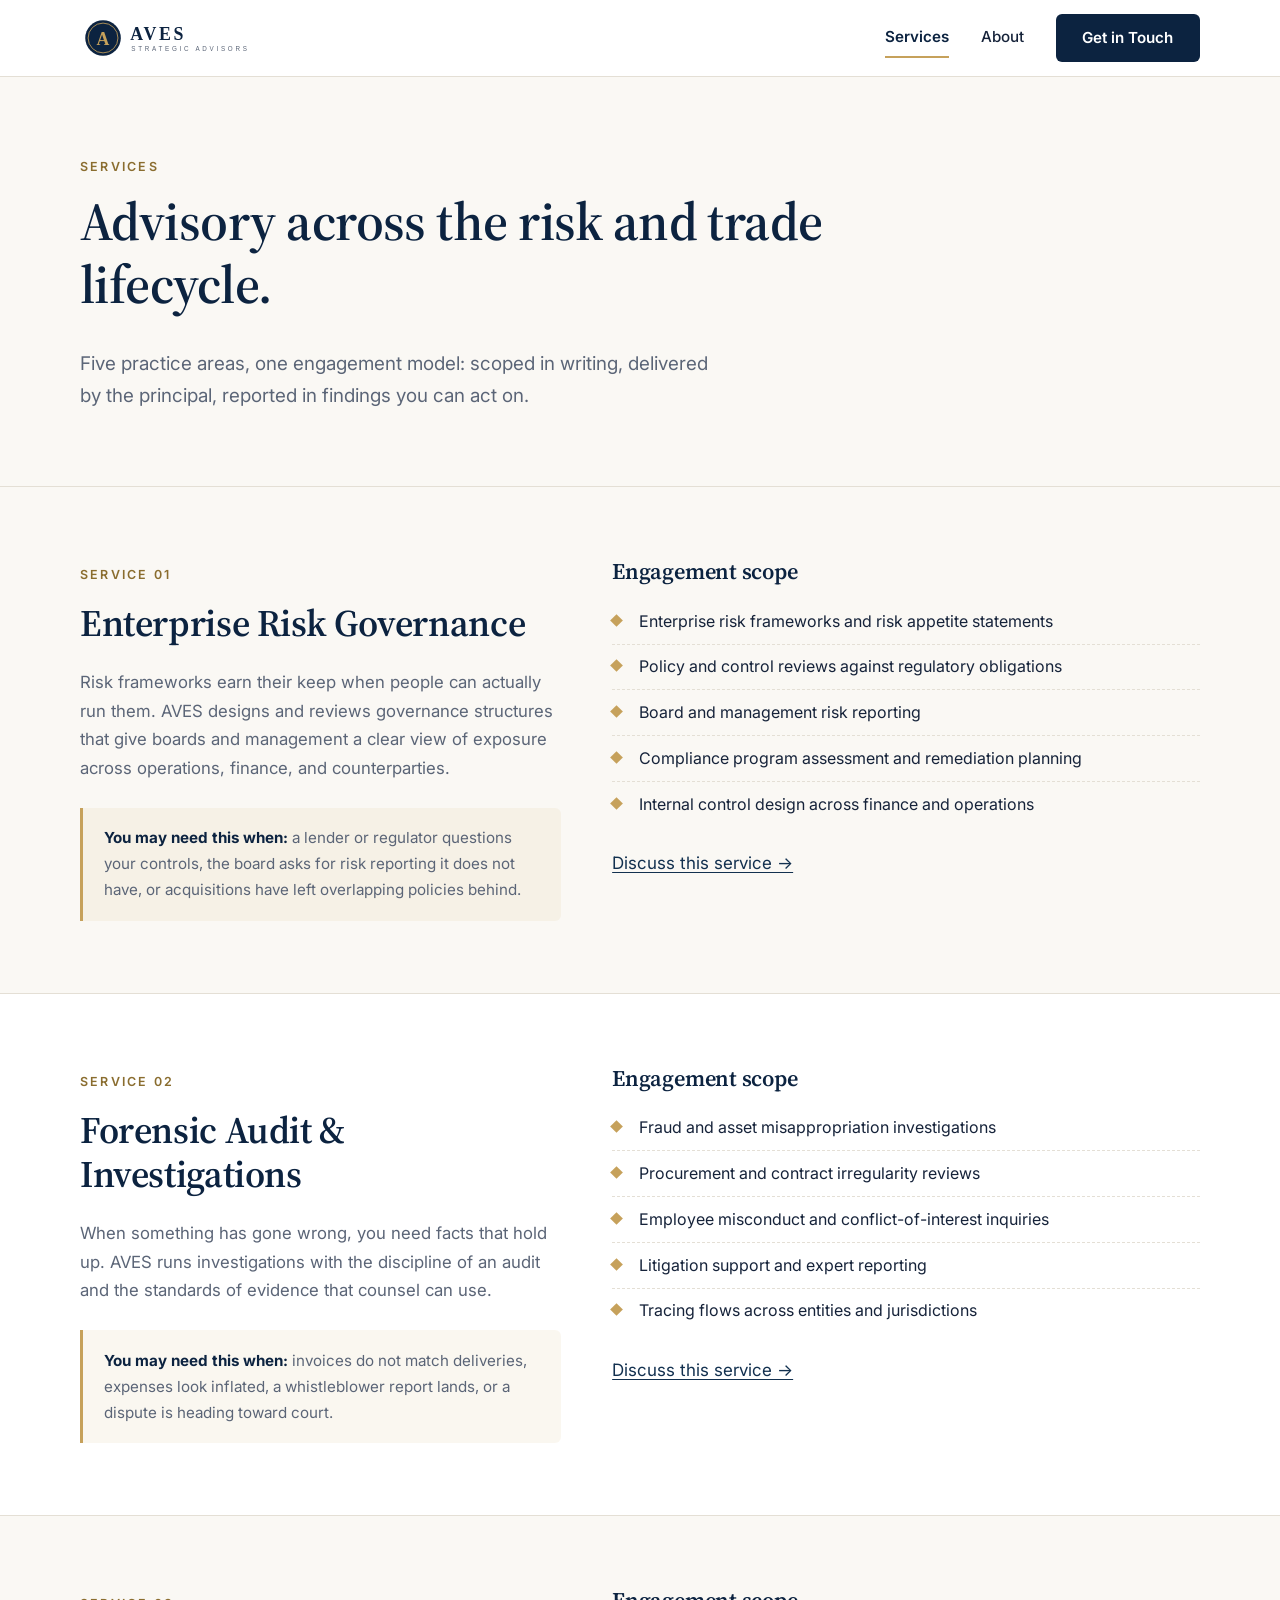
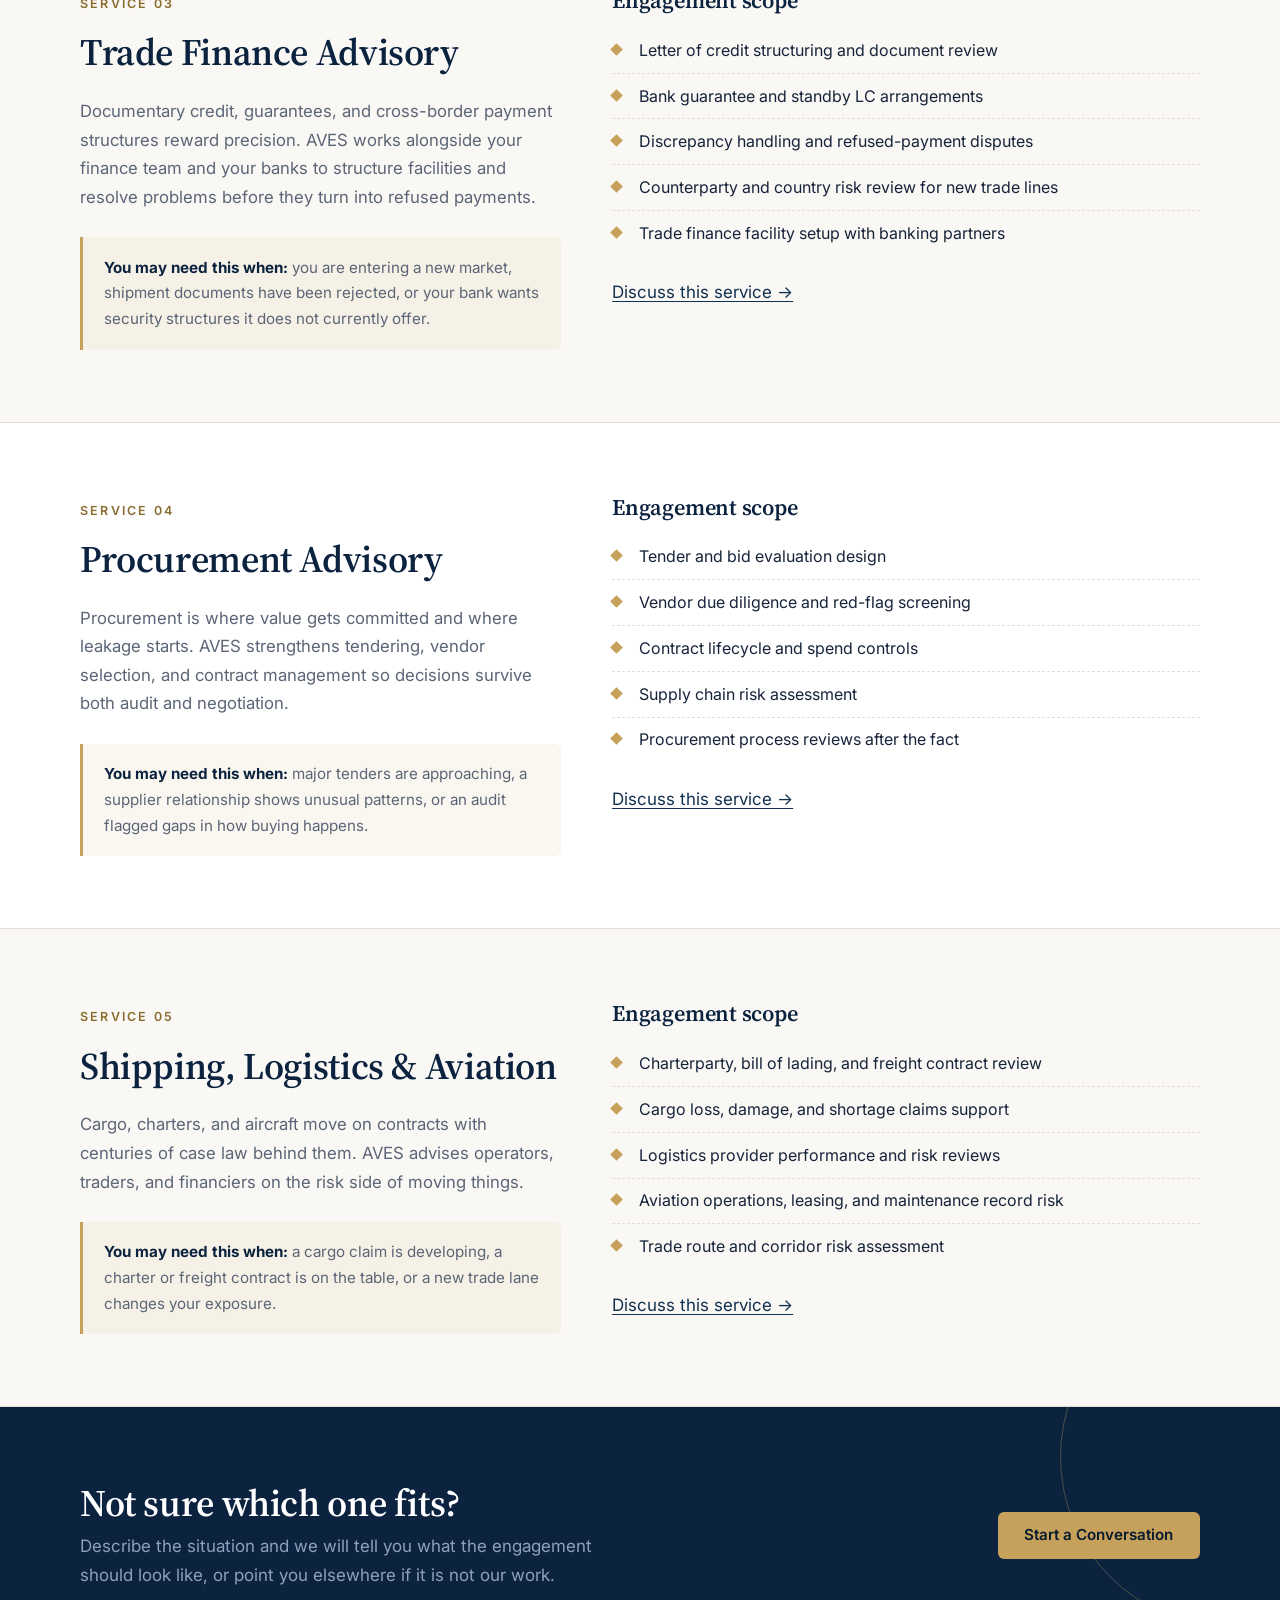
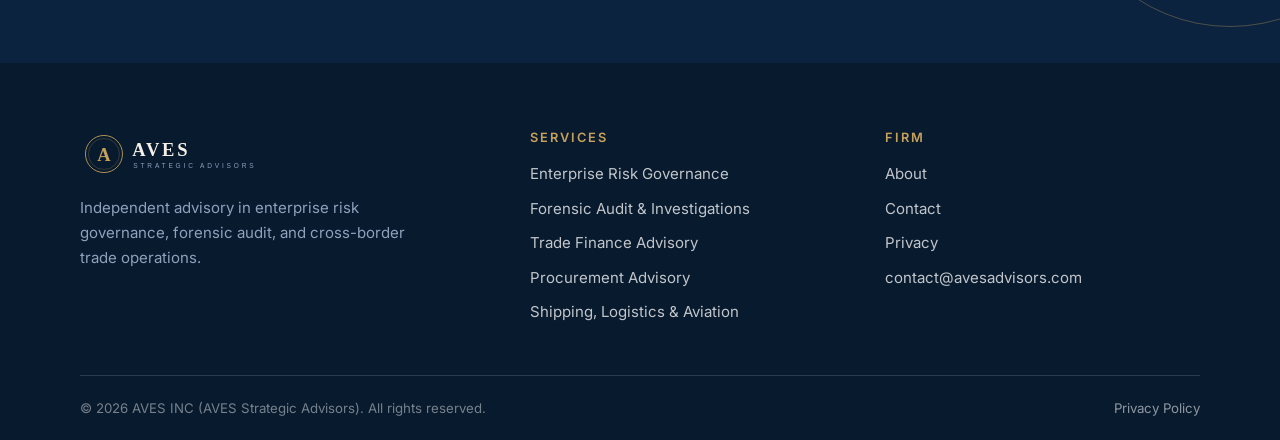
<file: services.html>
<!doctype html>
<html lang="en">
<head>
  <meta charset="utf-8">
  <meta name="viewport" content="width=device-width, initial-scale=1">
  <title>Services | AVES Strategic Advisors</title>
  <meta name="description" content="Enterprise risk governance, forensic audit, trade finance, procurement, and shipping, logistics and aviation advisory from an independent consulting practice.">
  <link rel="canonical" href="https://passportjuice.github.io/aves-advisors/services.html">
  <meta name="theme-color" content="#0C2340">
  <meta property="og:type" content="website">
  <meta property="og:site_name" content="AVES Strategic Advisors">
  <meta property="og:title" content="Services | AVES Strategic Advisors">
  <meta property="og:description" content="Five practice areas covering how risk enters a business: governance, transactions, procurement, and cross-border operations.">
  <meta property="og:url" content="https://passportjuice.github.io/aves-advisors/services.html">
  <meta property="og:image" content="https://passportjuice.github.io/aves-advisors/assets/img/og-image.png">
  <meta property="og:image:width" content="1200">
  <meta property="og:image:height" content="630">
  <meta property="og:image:alt" content="AVES Strategic Advisors: enterprise risk, forensic audit and trade advisory.">
  <meta name="twitter:card" content="summary_large_image">
  <meta name="twitter:image" content="https://passportjuice.github.io/aves-advisors/assets/img/og-image.png">
  <link rel="icon" href="assets/img/favicon.svg" type="image/svg+xml">
  <link rel="preconnect" href="https://fonts.googleapis.com">
  <link rel="preconnect" href="https://fonts.gstatic.com" crossorigin>
  <link href="https://fonts.googleapis.com/css2?family=Inter:wght@400;500;600&family=Source+Serif+4:opsz,wght@8..60,600;8..60,700&display=swap" rel="stylesheet">
  <link rel="stylesheet" href="assets/css/style.css">
</head>
<body>
  <a class="skip-link" href="#main">Skip to content</a>

  <header class="site-header">
    <div class="container">
      <a class="brand" href="index.html" aria-label="AVES Strategic Advisors home">
        <img src="assets/img/logo.svg" alt="AVES Strategic Advisors" width="380" height="88">
      </a>
      <button class="nav-toggle" aria-expanded="false" aria-controls="site-nav" aria-label="Toggle navigation">
        <span class="bar"></span><span class="bar"></span><span class="bar"></span>
      </button>
      <nav class="site-nav" id="site-nav" aria-label="Primary">
        <a href="services.html" aria-current="page">Services</a>
        <a href="about.html">About</a>
        <a class="btn btn-primary" href="contact.html">Get in Touch</a>
      </nav>
    </div>
  </header>

  <main id="main">
    <section class="page-hero">
      <div class="container">
        <span class="eyebrow">Services</span>
        <h1>Advisory across the risk and trade lifecycle.</h1>
        <p class="page-sub">Five practice areas, one engagement model: scoped in writing, delivered by the principal, reported in findings you can act on.</p>
      </div>
    </section>

    <section class="svc-block" id="risk-governance" aria-labelledby="risk-governance-title">
      <div class="container">
        <div class="svc-grid">
          <div>
            <span class="eyebrow">Service 01</span>
            <h2 id="risk-governance-title">Enterprise Risk Governance</h2>
            <p class="lead">Risk frameworks earn their keep when people can actually run them. AVES designs and reviews governance structures that give boards and management a clear view of exposure across operations, finance, and counterparties.</p>
            <div class="svc-when">
              <strong>You may need this when:</strong> a lender or regulator questions your controls, the board asks for risk reporting it does not have, or acquisitions have left overlapping policies behind.
            </div>
          </div>
          <div>
            <h3>Engagement scope</h3>
            <ul class="svc-list">
              <li>Enterprise risk frameworks and risk appetite statements</li>
              <li>Policy and control reviews against regulatory obligations</li>
              <li>Board and management risk reporting</li>
              <li>Compliance program assessment and remediation planning</li>
              <li>Internal control design across finance and operations</li>
            </ul>
            <p style="margin-top:1.4rem"><a href="contact.html">Discuss this service →</a></p>
          </div>
        </div>
      </div>
    </section>

    <section class="svc-block" id="forensic-audit" aria-labelledby="forensic-audit-title">
      <div class="container">
        <div class="svc-grid">
          <div>
            <span class="eyebrow">Service 02</span>
            <h2 id="forensic-audit-title">Forensic Audit &amp; Investigations</h2>
            <p class="lead">When something has gone wrong, you need facts that hold up. AVES runs investigations with the discipline of an audit and the standards of evidence that counsel can use.</p>
            <div class="svc-when">
              <strong>You may need this when:</strong> invoices do not match deliveries, expenses look inflated, a whistleblower report lands, or a dispute is heading toward court.
            </div>
          </div>
          <div>
            <h3>Engagement scope</h3>
            <ul class="svc-list">
              <li>Fraud and asset misappropriation investigations</li>
              <li>Procurement and contract irregularity reviews</li>
              <li>Employee misconduct and conflict-of-interest inquiries</li>
              <li>Litigation support and expert reporting</li>
              <li>Tracing flows across entities and jurisdictions</li>
            </ul>
            <p style="margin-top:1.4rem"><a href="contact.html">Discuss this service →</a></p>
          </div>
        </div>
      </div>
    </section>

    <section class="svc-block" id="trade-finance" aria-labelledby="trade-finance-title">
      <div class="container">
        <div class="svc-grid">
          <div>
            <span class="eyebrow">Service 03</span>
            <h2 id="trade-finance-title">Trade Finance Advisory</h2>
            <p class="lead">Documentary credit, guarantees, and cross-border payment structures reward precision. AVES works alongside your finance team and your banks to structure facilities and resolve problems before they turn into refused payments.</p>
            <div class="svc-when">
              <strong>You may need this when:</strong> you are entering a new market, shipment documents have been rejected, or your bank wants security structures it does not currently offer.
            </div>
          </div>
          <div>
            <h3>Engagement scope</h3>
            <ul class="svc-list">
              <li>Letter of credit structuring and document review</li>
              <li>Bank guarantee and standby LC arrangements</li>
              <li>Discrepancy handling and refused-payment disputes</li>
              <li>Counterparty and country risk review for new trade lines</li>
              <li>Trade finance facility setup with banking partners</li>
            </ul>
            <p style="margin-top:1.4rem"><a href="contact.html">Discuss this service →</a></p>
          </div>
        </div>
      </div>
    </section>

    <section class="svc-block" id="procurement" aria-labelledby="procurement-title">
      <div class="container">
        <div class="svc-grid">
          <div>
            <span class="eyebrow">Service 04</span>
            <h2 id="procurement-title">Procurement Advisory</h2>
            <p class="lead">Procurement is where value gets committed and where leakage starts. AVES strengthens tendering, vendor selection, and contract management so decisions survive both audit and negotiation.</p>
            <div class="svc-when">
              <strong>You may need this when:</strong> major tenders are approaching, a supplier relationship shows unusual patterns, or an audit flagged gaps in how buying happens.
            </div>
          </div>
          <div>
            <h3>Engagement scope</h3>
            <ul class="svc-list">
              <li>Tender and bid evaluation design</li>
              <li>Vendor due diligence and red-flag screening</li>
              <li>Contract lifecycle and spend controls</li>
              <li>Supply chain risk assessment</li>
              <li>Procurement process reviews after the fact</li>
            </ul>
            <p style="margin-top:1.4rem"><a href="contact.html">Discuss this service →</a></p>
          </div>
        </div>
      </div>
    </section>

    <section class="svc-block" id="logistics-aviation" aria-labelledby="logistics-aviation-title">
      <div class="container">
        <div class="svc-grid">
          <div>
            <span class="eyebrow">Service 05</span>
            <h2 id="logistics-aviation-title">Shipping, Logistics &amp; Aviation</h2>
            <p class="lead">Cargo, charters, and aircraft move on contracts with centuries of case law behind them. AVES advises operators, traders, and financiers on the risk side of moving things.</p>
            <div class="svc-when">
              <strong>You may need this when:</strong> a cargo claim is developing, a charter or freight contract is on the table, or a new trade lane changes your exposure.
            </div>
          </div>
          <div>
            <h3>Engagement scope</h3>
            <ul class="svc-list">
              <li>Charterparty, bill of lading, and freight contract review</li>
              <li>Cargo loss, damage, and shortage claims support</li>
              <li>Logistics provider performance and risk reviews</li>
              <li>Aviation operations, leasing, and maintenance record risk</li>
              <li>Trade route and corridor risk assessment</li>
            </ul>
            <p style="margin-top:1.4rem"><a href="contact.html">Discuss this service →</a></p>
          </div>
        </div>
      </div>
    </section>

    <section class="cta-band" aria-labelledby="cta-title">
      <div class="container">
        <div>
          <h2 id="cta-title">Not sure which one fits?</h2>
          <p>Describe the situation and we will tell you what the engagement should look like, or point you elsewhere if it is not our work.</p>
        </div>
        <a class="btn btn-gold" href="contact.html">Start a Conversation</a>
      </div>
    </section>
  </main>

  <footer class="site-footer">
    <div class="container">
      <div class="footer-grid">
        <div>
          <img src="assets/img/logo-inverse.svg" alt="AVES Strategic Advisors" width="380" height="88">
          <p>Independent advisory in enterprise risk governance, forensic audit, and cross-border trade operations.</p>
        </div>
        <div class="footer-col">
          <h4>Services</h4>
          <ul>
            <li><a href="services.html#risk-governance">Enterprise Risk Governance</a></li>
            <li><a href="services.html#forensic-audit">Forensic Audit &amp; Investigations</a></li>
            <li><a href="services.html#trade-finance">Trade Finance Advisory</a></li>
            <li><a href="services.html#procurement">Procurement Advisory</a></li>
            <li><a href="services.html#logistics-aviation">Shipping, Logistics &amp; Aviation</a></li>
          </ul>
        </div>
        <div class="footer-col">
          <h4>Firm</h4>
          <ul>
            <li><a href="about.html">About</a></li>
            <li><a href="contact.html">Contact</a></li>
            <li><a href="privacy.html">Privacy</a></li>
            <li><a href="mailto:contact@avesadvisors.com">contact@avesadvisors.com</a></li>
          </ul>
        </div>
      </div>
      <div class="footer-bottom">
        <span>&copy; 2026 AVES INC (AVES Strategic Advisors). All rights reserved.</span>
        <a href="privacy.html">Privacy Policy</a>
      </div>
    </div>
  </footer>

  <script src="assets/js/main.js"></script>
</body>
</html>
</file>
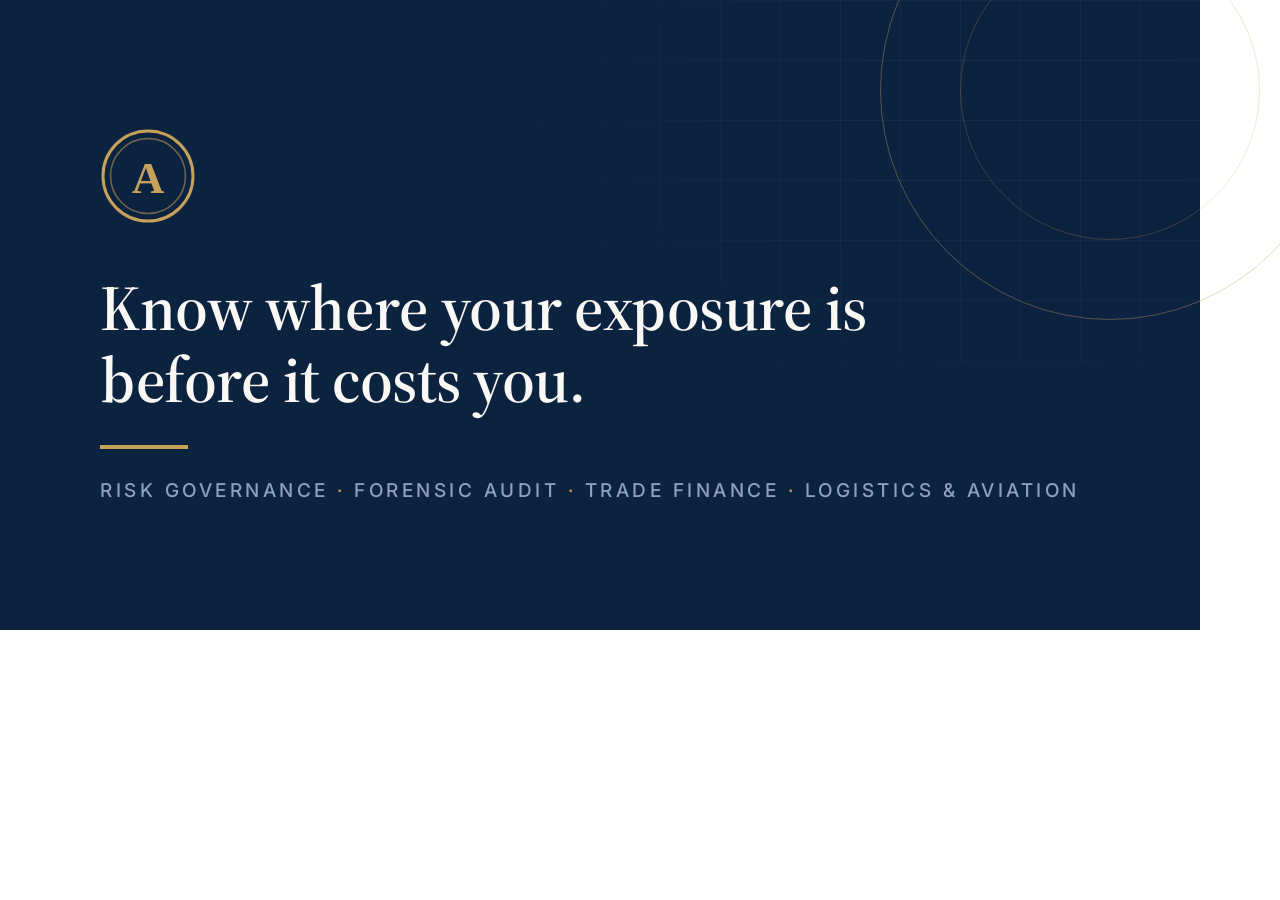
<file: assets/img/og.html>
<!doctype html>
<html lang="en">
<head>
<meta charset="utf-8">
<link href="https://fonts.googleapis.com/css2?family=Inter:wght@400;500;600&family=Source+Serif+4:opsz,wght@8..60,600;8..60,700&display=swap" rel="stylesheet">
<style>
  * { margin: 0; box-sizing: border-box; }
  body { width: 1200px; height: 630px; overflow: hidden; font-family: Inter, Arial, sans-serif; }
  .canvas {
    width: 1200px; height: 630px;
    background: #0C2340;
    position: relative;
    display: flex; flex-direction: column; justify-content: center;
    padding: 90px 100px;
  }
  .canvas::before {
    content: "";
    position: absolute; inset: 0;
    background-image:
      linear-gradient(rgba(255,255,255,0.04) 1px, transparent 1px),
      linear-gradient(90deg, rgba(255,255,255,0.04) 1px, transparent 1px);
    background-size: 60px 60px;
    mask-image: radial-gradient(ellipse 70% 80% at 85% 20%, black 20%, transparent 70%);
  }
  .ring {
    position: absolute; right: -140px; top: -140px;
    width: 460px; height: 460px; border-radius: 50%;
    border: 1.5px solid rgba(198,161,91,0.4);
  }
  .ring2 {
    position: absolute; right: -60px; top: -60px;
    width: 300px; height: 300px; border-radius: 50%;
    border: 1px solid rgba(198,161,91,0.25);
  }
  .seal { position: relative; margin-bottom: 44px; }
  .seal svg { width: 96px; height: 96px; }
  h1 {
    position: relative;
    font-family: "Source Serif 4", Georgia, serif;
    font-weight: 600; font-size: 64px; line-height: 1.12;
    color: #FAF8F4; max-width: 880px; letter-spacing: -0.5px;
    margin-bottom: 30px;
  }
  .rule { width: 88px; height: 4px; background: #C6A15B; position: relative; margin-bottom: 30px; }
  .domains {
    position: relative;
    font-size: 19px; font-weight: 500; letter-spacing: 3.5px;
    text-transform: uppercase; color: #8FA0BC;
  }
  .domains b { color: #C6A15B; font-weight: 500; }
</style>
</head>
<body>
  <div class="canvas">
    <div class="ring"></div>
    <div class="ring2"></div>
    <div class="seal">
      <svg xmlns="http://www.w3.org/2000/svg" viewBox="0 0 64 64">
        <circle cx="32" cy="32" r="30" fill="none" stroke="#C6A15B" stroke-width="2"/>
        <circle cx="32" cy="32" r="25" fill="none" stroke="#C6A15B" stroke-width="1" opacity="0.55"/>
        <text x="32" y="43" text-anchor="middle" font-family="Georgia, serif" font-size="30" font-weight="700" fill="#C6A15B">A</text>
      </svg>
    </div>
    <h1>Know where your exposure is before it costs you.</h1>
    <div class="rule"></div>
    <div class="domains">Risk Governance <b>·</b> Forensic Audit <b>·</b> Trade Finance <b>·</b> Logistics &amp; Aviation</div>
  </div>
</body>
</html>
</file>
<file: assets/css/style.css>
/* ============================================================
   AVES Strategic Advisors — design tokens & site styles
   Palette: navy (authority) · gold (precision) · warm paper
   Type:    Source Serif 4 (display) · Inter (body)
   ============================================================ */

:root {
  --navy: #0C2340;
  --navy-800: #12304F;
  --navy-900: #081A2E;
  --gold: #C6A15B;
  --gold-600: #8A6D2F;
  --paper: #FAF8F4;
  --white: #FFFFFF;
  --ink: #16233A;
  --muted: #5B6577;
  --muted-light: #8FA0BC;
  --line: #E4DFD5;
  --line-dark: rgba(255, 255, 255, 0.14);

  --serif: "Source Serif 4", Georgia, "Times New Roman", serif;
  --sans: "Inter", system-ui, -apple-system, "Segoe UI", sans-serif;

  --container: 1120px;
  --radius: 6px;
  --radius-lg: 10px;

  --shadow-sm: 0 1px 2px rgba(12, 35, 64, 0.06), 0 4px 14px rgba(12, 35, 64, 0.06);
  --shadow-md: 0 2px 6px rgba(12, 35, 64, 0.08), 0 14px 34px rgba(12, 35, 64, 0.10);

  --space-section: clamp(4rem, 8vw, 6.5rem);
}

/* ---------- Reset / base ---------- */
*, *::before, *::after { box-sizing: border-box; }

html { scroll-behavior: smooth; }

@media (prefers-reduced-motion: reduce) {
  html { scroll-behavior: auto; }
  *, *::before, *::after { animation: none !important; transition: none !important; }
}

body {
  margin: 0;
  font-family: var(--sans);
  font-size: 1.0625rem;
  line-height: 1.7;
  color: var(--ink);
  background: var(--white);
  -webkit-font-smoothing: antialiased;
  text-rendering: optimizeLegibility;
}

img, svg { display: block; max-width: 100%; }

h1, h2, h3, h4 {
  font-family: var(--serif);
  font-weight: 600;
  line-height: 1.18;
  color: var(--navy);
  margin: 0 0 0.6em;
  letter-spacing: -0.01em;
}

h1 { font-size: clamp(2.3rem, 5vw, 3.35rem); }
h2 { font-size: clamp(1.75rem, 3.2vw, 2.35rem); }
h3 { font-size: clamp(1.2rem, 2vw, 1.4rem); }

p { margin: 0 0 1.1em; }
p:last-child { margin-bottom: 0; }

a { color: var(--navy-800); text-decoration-thickness: 1px; text-underline-offset: 3px; }
a:hover { color: var(--gold-600); }

:focus-visible {
  outline: 2px solid var(--gold-600);
  outline-offset: 3px;
  border-radius: 2px;
}

::selection { background: rgba(198, 161, 91, 0.35); }

.skip-link {
  position: absolute;
  left: -9999px;
  top: 0;
  background: var(--navy);
  color: var(--white);
  padding: 0.6rem 1rem;
  z-index: 100;
}
.skip-link:focus { left: 0.5rem; top: 0.5rem; }

.container {
  width: min(var(--container), 100% - 2.5rem);
  margin-inline: auto;
}

.visually-hidden {
  position: absolute;
  width: 1px; height: 1px;
  margin: -1px; padding: 0;
  overflow: hidden;
  clip: rect(0 0 0 0);
  white-space: nowrap; border: 0;
}

/* ---------- Eyebrow / labels ---------- */
.eyebrow {
  display: inline-block;
  font-family: var(--sans);
  font-size: 0.78rem;
  font-weight: 600;
  letter-spacing: 0.18em;
  text-transform: uppercase;
  color: var(--gold-600);
  margin-bottom: 1rem;
}

/* ---------- Buttons ---------- */
.btn {
  display: inline-block;
  font-family: var(--sans);
  font-size: 0.95rem;
  font-weight: 600;
  line-height: 1.2;
  padding: 0.85rem 1.6rem;
  border-radius: var(--radius);
  border: 1.5px solid transparent;
  text-decoration: none;
  cursor: pointer;
  transition: background-color 0.18s ease, color 0.18s ease, border-color 0.18s ease, transform 0.18s ease;
}

.btn:active { transform: translateY(1px); }

.btn-primary {
  background: var(--navy);
  color: var(--white);
}
.btn-primary:hover {
  background: var(--navy-800);
  color: var(--white);
}

.btn-gold {
  background: var(--gold);
  color: var(--navy-900);
}
.btn-gold:hover {
  background: var(--gold-600);
  color: var(--white);
}

.btn-outline {
  background: transparent;
  color: var(--navy);
  border-color: var(--navy);
}
.btn-outline:hover {
  background: var(--navy);
  color: var(--white);
}

.btn-outline-light {
  background: transparent;
  color: var(--white);
  border-color: rgba(255, 255, 255, 0.55);
}
.btn-outline-light:hover {
  background: var(--white);
  color: var(--navy);
  border-color: var(--white);
}

/* ---------- Header ---------- */
.site-header {
  position: sticky;
  top: 0;
  z-index: 50;
  background: rgba(255, 255, 255, 0.94);
  backdrop-filter: blur(8px);
  border-bottom: 1px solid var(--line);
  transition: box-shadow 0.2s ease;
}
.site-header.scrolled { box-shadow: var(--shadow-sm); }

.site-header .container {
  display: flex;
  align-items: center;
  justify-content: space-between;
  gap: 1.5rem;
  min-height: 76px;
}

.brand {
  display: inline-flex;
  align-items: center;
  text-decoration: none;
  flex-shrink: 0;
}
.brand img { height: 46px; width: auto; }
.brand .brand-mobile { display: none; }

.site-nav { display: flex; align-items: center; gap: 2rem; }

.site-nav a:not(.btn) {
  font-size: 0.95rem;
  font-weight: 500;
  color: var(--ink);
  text-decoration: none;
  padding: 0.4rem 0;
  border-bottom: 2px solid transparent;
  transition: color 0.15s ease, border-color 0.15s ease;
}
.site-nav a:not(.btn):hover { color: var(--navy); }
.site-nav a[aria-current="page"] {
  color: var(--navy);
  font-weight: 600;
  border-bottom-color: var(--gold);
}

.nav-toggle {
  display: none;
  background: none;
  border: 1px solid var(--line);
  border-radius: var(--radius);
  padding: 0.55rem 0.7rem;
  cursor: pointer;
}
.nav-toggle .bar {
  display: block;
  width: 22px;
  height: 2px;
  background: var(--navy);
  margin: 4.5px 0;
  transition: transform 0.2s ease, opacity 0.2s ease;
}
.nav-toggle[aria-expanded="true"] .bar:nth-child(1) { transform: translateY(6.5px) rotate(45deg); }
.nav-toggle[aria-expanded="true"] .bar:nth-child(2) { opacity: 0; }
.nav-toggle[aria-expanded="true"] .bar:nth-child(3) { transform: translateY(-6.5px) rotate(-45deg); }

/* ---------- Hero ---------- */
.hero {
  position: relative;
  background: var(--paper);
  border-bottom: 1px solid var(--line);
  padding: clamp(4rem, 9vw, 7rem) 0;
  overflow: hidden;
}

.hero::before {
  content: "";
  position: absolute;
  inset: 0;
  background-image:
    linear-gradient(rgba(12, 35, 64, 0.045) 1px, transparent 1px),
    linear-gradient(90deg, rgba(12, 35, 64, 0.045) 1px, transparent 1px);
  background-size: 56px 56px;
  mask-image: radial-gradient(ellipse 80% 75% at 70% 30%, black 30%, transparent 75%);
  pointer-events: none;
}

.hero .container { position: relative; }

.hero-inner { max-width: 780px; }

.hero h1 { margin-bottom: 1.1rem; }

.hero-sub {
  font-size: clamp(1.08rem, 1.6vw, 1.25rem);
  line-height: 1.65;
  color: var(--muted);
  max-width: 640px;
  margin-bottom: 2rem;
}

.hero-cta { display: flex; flex-wrap: wrap; gap: 0.9rem; }

.hero-rule {
  width: 64px;
  height: 3px;
  background: var(--gold);
  border: 0;
  margin: 0 0 1.6rem;
}

/* domain strip under hero */
.domain-strip {
  background: var(--navy);
  color: rgba(255, 255, 255, 0.85);
  padding: 1.05rem 0;
  font-size: 0.83rem;
  font-weight: 500;
  letter-spacing: 0.14em;
  text-transform: uppercase;
}
.domain-strip ul {
  display: flex;
  flex-wrap: wrap;
  justify-content: center;
  gap: 0.5rem 2.2rem;
  list-style: none;
  margin: 0;
  padding: 0;
}
.domain-strip li { display: flex; align-items: center; gap: 2.2rem; }
.domain-strip li:not(:last-child)::after {
  content: "";
  width: 4px; height: 4px;
  border-radius: 50%;
  background: var(--gold);
}

/* ---------- Sections ---------- */
.section { padding: var(--space-section) 0; }
.section-alt { background: var(--paper); border-block: 1px solid var(--line); }

.section-head { max-width: 700px; margin-bottom: clamp(2.2rem, 4vw, 3.2rem); }
.section-head.center { margin-inline: auto; text-align: center; }
.section-head p { color: var(--muted); font-size: 1.08rem; }

/* ---------- Service cards ---------- */
.card-grid {
  display: grid;
  grid-template-columns: repeat(auto-fit, minmax(290px, 1fr));
  gap: 1.4rem;
}

.service-card {
  display: flex;
  flex-direction: column;
  background: var(--white);
  border: 1px solid var(--line);
  border-radius: var(--radius-lg);
  padding: 1.9rem 1.7rem 1.7rem;
  text-decoration: none;
  transition: transform 0.18s ease, box-shadow 0.18s ease, border-color 0.18s ease;
}
.service-card:hover {
  transform: translateY(-3px);
  box-shadow: var(--shadow-md);
  border-color: rgba(198, 161, 91, 0.55);
}

.service-card .num {
  font-family: var(--serif);
  font-size: 0.95rem;
  font-weight: 600;
  color: var(--gold-600);
  letter-spacing: 0.08em;
  margin-bottom: 0.9rem;
}

.service-card h3 { margin-bottom: 0.55rem; }
.service-card p { color: var(--muted); font-size: 0.98rem; margin-bottom: 1.2rem; }

.service-card .more {
  margin-top: auto;
  font-size: 0.9rem;
  font-weight: 600;
  color: var(--navy-800);
}
.service-card:hover .more { color: var(--gold-600); }

/* ---------- Problem columns ---------- */
.cols-3 {
  display: grid;
  grid-template-columns: repeat(auto-fit, minmax(270px, 1fr));
  gap: 2.4rem;
}

.col-item h3 { font-size: 1.15rem; margin-bottom: 0.5rem; }
.col-item p { color: var(--muted); font-size: 0.99rem; }

.col-item .tick {
  display: inline-flex;
  align-items: center;
  justify-content: center;
  width: 34px; height: 34px;
  border: 1.5px solid var(--gold);
  border-radius: 50%;
  color: var(--gold-600);
  font-size: 0.9rem;
  font-weight: 700;
  margin-bottom: 1rem;
  font-family: var(--serif);
}

/* ---------- Steps ---------- */
.steps {
  display: grid;
  grid-template-columns: repeat(auto-fit, minmax(230px, 1fr));
  gap: 1.6rem;
  counter-reset: step;
}

.step {
  position: relative;
  background: var(--white);
  border: 1px solid var(--line);
  border-top: 3px solid var(--gold);
  border-radius: var(--radius);
  padding: 1.6rem 1.4rem;
}
.step h3 { font-size: 1.08rem; margin-bottom: 0.4rem; }
.step p { color: var(--muted); font-size: 0.95rem; }
.step .step-num {
  font-family: var(--serif);
  font-size: 0.8rem;
  font-weight: 700;
  letter-spacing: 0.14em;
  color: var(--gold-600);
  display: block;
  margin-bottom: 0.7rem;
}

/* ---------- Split layout (about / contact) ---------- */
.split {
  display: grid;
  grid-template-columns: 1.15fr 0.85fr;
  gap: clamp(2.2rem, 5vw, 4.5rem);
  align-items: start;
}

@media (max-width: 860px) {
  .split { grid-template-columns: 1fr; }
}

.panel {
  background: var(--paper);
  border: 1px solid var(--line);
  border-radius: var(--radius-lg);
  padding: 2rem 1.8rem;
}

.panel h3 { font-size: 1.1rem; }

.panel-list { list-style: none; margin: 0; padding: 0; }
.panel-list li {
  padding: 0.75rem 0;
  border-bottom: 1px solid var(--line);
  font-size: 0.97rem;
  color: var(--muted);
}
.panel-list li:last-child { border-bottom: 0; }
.panel-list strong { color: var(--navy); display: block; font-weight: 600; font-size: 0.98rem; }

/* ---------- CTA band ---------- */
.cta-band {
  background: var(--navy);
  color: rgba(255, 255, 255, 0.86);
  padding: clamp(3.2rem, 6vw, 4.6rem) 0;
  position: relative;
  overflow: hidden;
}
.cta-band::after {
  content: "";
  position: absolute;
  right: -120px; top: -120px;
  width: 340px; height: 340px;
  border: 1px solid rgba(198, 161, 91, 0.35);
  border-radius: 50%;
  pointer-events: none;
}
.cta-band .container {
  position: relative;
  display: flex;
  flex-wrap: wrap;
  align-items: center;
  justify-content: space-between;
  gap: 1.8rem;
}
.cta-band h2 { color: var(--white); margin-bottom: 0.4rem; }
.cta-band p { color: var(--muted-light); max-width: 540px; }

/* ---------- Service detail sections ---------- */
.svc-block { padding: clamp(3rem, 6vw, 4.5rem) 0; border-bottom: 1px solid var(--line); }
.svc-block:last-of-type { border-bottom: 0; }
.svc-block:nth-child(even) { background: var(--paper); }

.svc-grid {
  display: grid;
  grid-template-columns: 0.9fr 1.1fr;
  gap: clamp(1.8rem, 4vw, 4rem);
  align-items: start;
}
@media (max-width: 860px) { .svc-grid { grid-template-columns: 1fr; } }

.svc-grid .lead { color: var(--muted); font-size: 1.05rem; }

.svc-list { list-style: none; margin: 0; padding: 0; }
.svc-list li {
  position: relative;
  padding: 0.55rem 0 0.55rem 1.7rem;
  color: var(--ink);
  font-size: 1rem;
  border-bottom: 1px dashed var(--line);
}
.svc-list li:last-child { border-bottom: 0; }
.svc-list li::before {
  content: "";
  position: absolute;
  left: 0; top: 1.05rem;
  width: 9px; height: 9px;
  background: var(--gold);
  transform: rotate(45deg);
}

.svc-when {
  margin-top: 1.6rem;
  padding: 1.1rem 1.3rem;
  background: rgba(198, 161, 91, 0.09);
  border-left: 3px solid var(--gold);
  border-radius: 0 var(--radius) var(--radius) 0;
  font-size: 0.95rem;
  color: var(--muted);
}
.svc-when strong { color: var(--navy); }

/* ---------- Forms ---------- */
.form-grid { display: grid; gap: 1.15rem; }

.form-row {
  display: grid;
  grid-template-columns: 1fr 1fr;
  gap: 1.15rem;
}
@media (max-width: 620px) { .form-row { grid-template-columns: 1fr; } }

.field label {
  display: block;
  font-size: 0.86rem;
  font-weight: 600;
  letter-spacing: 0.03em;
  color: var(--navy);
  margin-bottom: 0.4rem;
}

.field .req { color: var(--gold-600); }

.field input,
.field select,
.field textarea {
  width: 100%;
  font-family: var(--sans);
  font-size: 1rem;
  color: var(--ink);
  background: var(--white);
  border: 1.5px solid var(--line);
  border-radius: var(--radius);
  padding: 0.75rem 0.9rem;
  transition: border-color 0.15s ease;
}
.field input:focus,
.field select:focus,
.field textarea:focus {
  outline: none;
  border-color: var(--navy);
}
.field textarea { min-height: 150px; resize: vertical; }

.field .hint { font-size: 0.82rem; color: var(--muted); margin-top: 0.35rem; }

.form-note { font-size: 0.87rem; color: var(--muted); }

.form-status {
  display: none;
  padding: 0.9rem 1.1rem;
  border-radius: var(--radius);
  font-size: 0.95rem;
  font-weight: 500;
}
.form-status.ok { display: block; background: #EAF4EC; color: #1D5E2F; border: 1px solid #BBDCC4; }
.form-status.err { display: block; background: #FBECEC; color: #8C2B2B; border: 1px solid #EAC4C4; }

/* ---------- Footer ---------- */
.site-footer {
  background: var(--navy-900);
  color: var(--muted-light);
  padding: clamp(3rem, 6vw, 4.2rem) 0 0;
  font-size: 0.94rem;
}

.footer-grid {
  display: grid;
  grid-template-columns: 1.3fr 1fr 1fr;
  gap: 2.5rem;
  padding-bottom: 2.6rem;
}
@media (max-width: 780px) { .footer-grid { grid-template-columns: 1fr; gap: 2rem; } }

.site-footer img { height: 48px; width: auto; margin-bottom: 1.1rem; }

.site-footer p { max-width: 340px; line-height: 1.65; }

.footer-col h4 {
  font-family: var(--sans);
  font-size: 0.8rem;
  font-weight: 600;
  letter-spacing: 0.16em;
  text-transform: uppercase;
  color: var(--gold);
  margin-bottom: 1rem;
}

.footer-col ul { list-style: none; margin: 0; padding: 0; }
.footer-col li { margin-bottom: 0.55rem; }

.footer-col a {
  color: rgba(255, 255, 255, 0.75);
  text-decoration: none;
  transition: color 0.15s ease;
}
.footer-col a:hover { color: var(--gold); }

.footer-bottom {
  border-top: 1px solid var(--line-dark);
  padding: 1.3rem 0;
  display: flex;
  flex-wrap: wrap;
  gap: 0.6rem 1.6rem;
  justify-content: space-between;
  font-size: 0.83rem;
  color: rgba(255, 255, 255, 0.45);
}
.footer-bottom a { color: rgba(255, 255, 255, 0.55); text-decoration: none; }
.footer-bottom a:hover { color: var(--gold); }

/* ---------- Page hero (interior pages) ---------- */
.page-hero {
  background: var(--paper);
  border-bottom: 1px solid var(--line);
  padding: clamp(3rem, 6vw, 4.6rem) 0;
}
.page-hero .eyebrow { margin-bottom: 0.8rem; }
.page-hero h1 { max-width: 800px; }
.page-hero .page-sub {
  color: var(--muted);
  font-size: clamp(1.05rem, 1.5vw, 1.18rem);
  max-width: 640px;
  margin-top: 0.4rem;
}

/* ---------- Prose (about/privacy) ---------- */
.prose { max-width: 720px; }
.prose h2 { font-size: clamp(1.4rem, 2.4vw, 1.75rem); margin-top: 2.2rem; }
.prose h3 { font-size: 1.12rem; margin-top: 1.8rem; }
.prose ul { padding-left: 1.2rem; color: var(--muted); }
.prose li { margin-bottom: 0.5rem; }
.prose strong { color: var(--navy); }

/* ---------- 404 ---------- */
.error-page {
  min-height: 60vh;
  display: grid;
  place-items: center;
  text-align: center;
  padding: 4rem 0;
}
.error-page .code {
  font-family: var(--serif);
  font-size: clamp(4rem, 10vw, 7rem);
  font-weight: 700;
  color: var(--gold);
  line-height: 1;
  margin-bottom: 0.6rem;
}

/* ---------- Responsive nav ---------- */
@media (max-width: 820px) {
  .nav-toggle { display: block; }

  .site-nav {
    position: absolute;
    top: 100%;
    left: 0;
    right: 0;
    flex-direction: column;
    align-items: stretch;
    gap: 0;
    background: var(--white);
    border-bottom: 1px solid var(--line);
    box-shadow: var(--shadow-md);
    padding: 0.6rem 1.25rem 1.2rem;
    display: none;
  }
  .site-nav.open { display: flex; }

  .site-nav a:not(.btn) {
    padding: 0.85rem 0;
    border-bottom: 1px solid var(--line);
  }
  .site-nav a[aria-current="page"] { border-bottom-color: var(--line); }
  .site-nav .btn { margin-top: 0.9rem; text-align: center; }

  .domain-strip ul { gap: 0.4rem 1.4rem; }
  .domain-strip li { gap: 1.4rem; }
}
</file>
